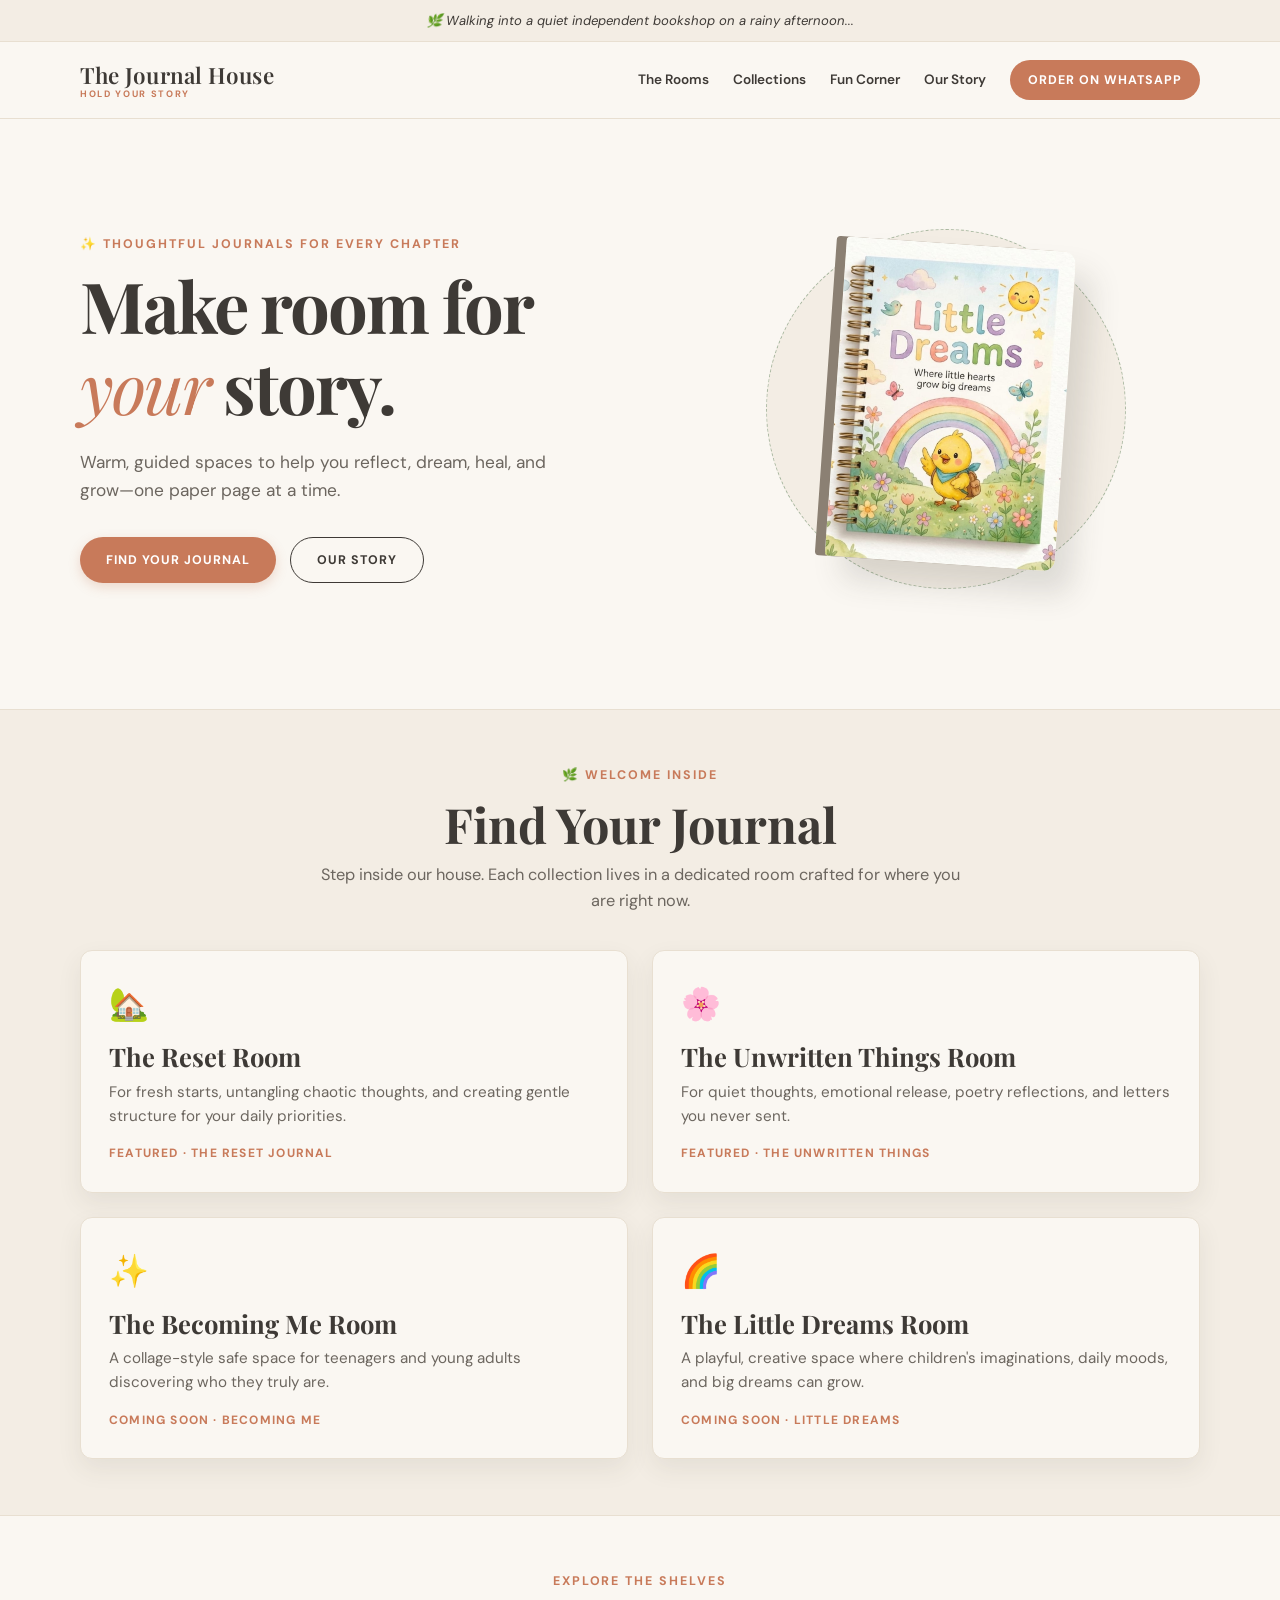
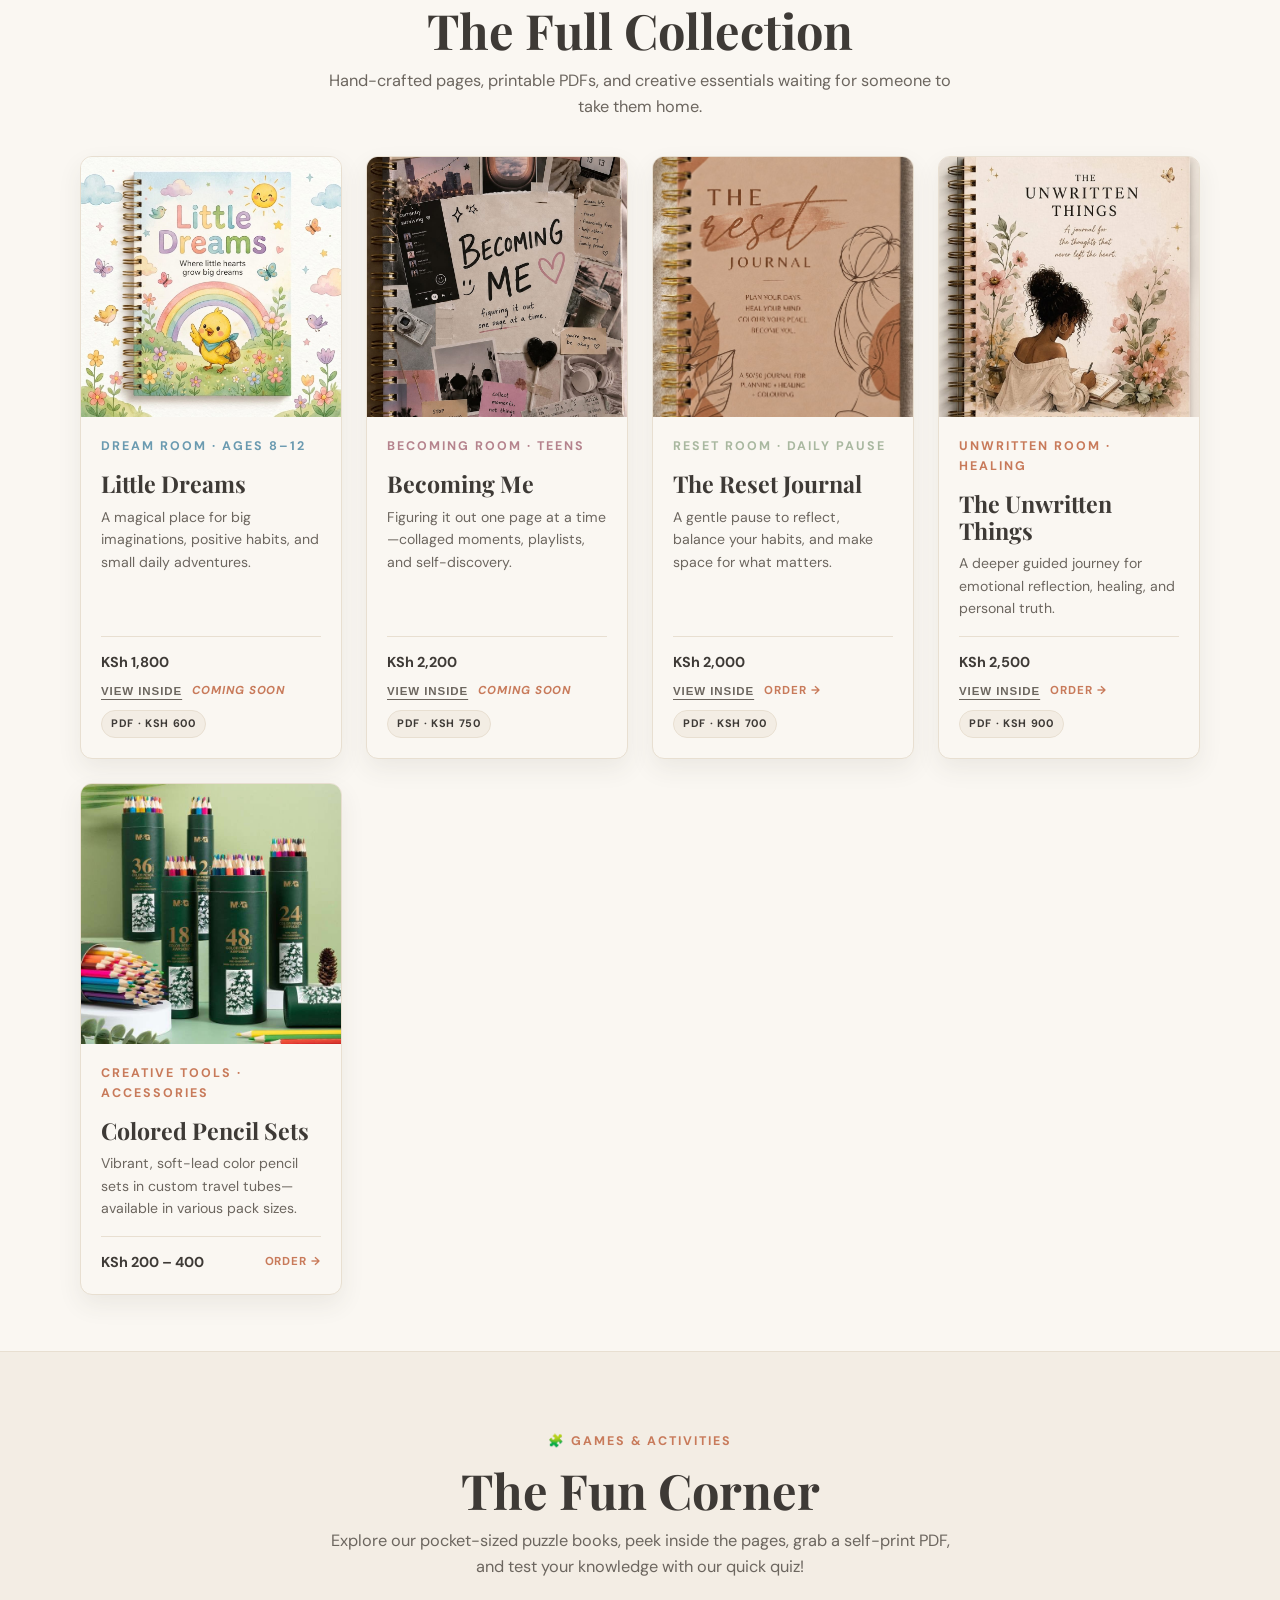
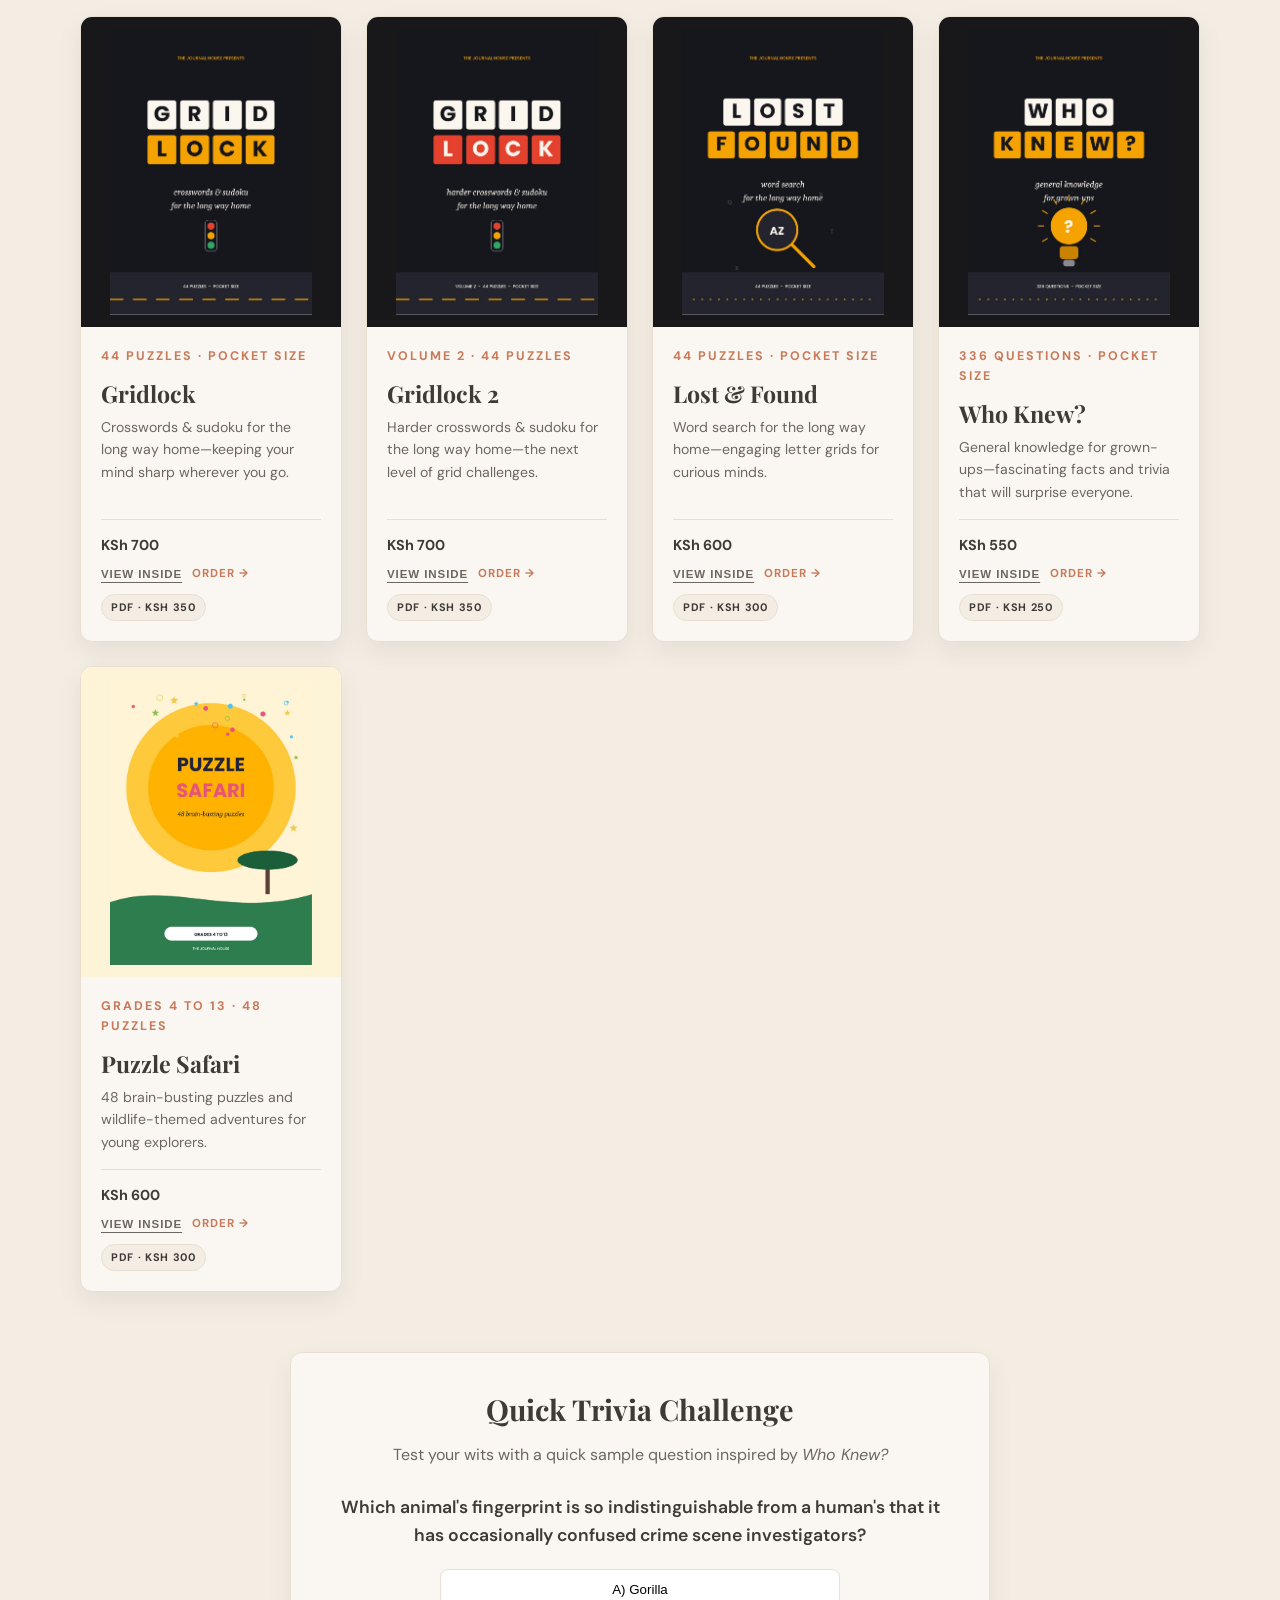
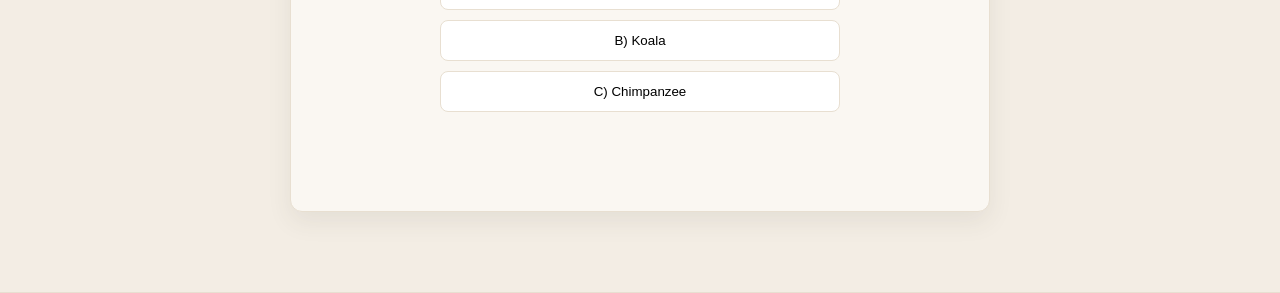
<file: index.html>
<!doctype html>
<html lang="en">
<head>
  <meta charset="utf-8">
  <meta name="viewport" content="width=device-width, initial-scale=1">
  <meta name="description" content="The Journal House — a quiet space for your thoughts, dreams, and healing.">
  <title>The Journal House | Every story deserves a home</title>
  <link rel="preconnect" href="https://fonts.googleapis.com">
  <link rel="preconnect" href="https://fonts.gstatic.com" crossorigin>
  <link href="https://fonts.googleapis.com/css2?family=DM+Sans:wght@400;500;600;700&family=Playfair+Display:ital,wght@0,500;0,600;0,700;1,400;1,500;1,600&display=swap" rel="stylesheet">
  <style>
    :root { 
      --bg-ivory: #FAF7F2; 
      --bg-linen: #F3EDE4; 
      --charcoal: #3E3A36; 
      --terracotta: #C87A5A; 
      --terracotta-hover: #b06547;
      --sage: #A9B8A0; 
      --dusty-rose: #D7B4B2; 
      --border-line: #E8DFD1; 
      --text-muted: #6C665F; 
      --card-shadow: 0 10px 25px rgba(62, 58, 54, 0.08);
    }

    * { box-sizing: border-box; }
    html { scroll-behavior: smooth; }
    body { 
      margin: 0; 
      color: var(--charcoal); 
      background: var(--bg-ivory); 
      font-family: "DM Sans", sans-serif; 
      line-height: 1.6; 
    }
    a { color: inherit; }
    .wrap { width: min(1120px, calc(100% - 40px)); margin: auto; }
    .eyebrow { 
      margin: 0 0 10px; 
      color: var(--terracotta); 
      font-size: .78rem; 
      font-weight: 700; 
      letter-spacing: .16em; 
      text-transform: uppercase; 
    }
    h1, h2, h3 { font-family: "Playfair Display", serif; line-height: 1.15; margin: 0; color: var(--charcoal); }

    /* Top Announcement Bar */
    .topbar { 
      background: var(--bg-linen); 
      color: var(--charcoal); 
      text-align: center; 
      padding: 10px 20px; 
      font-size: .82rem; 
      border-bottom: 1px solid var(--border-line);
      font-style: italic;
    }

    /* Navigation */
    header { 
      position: sticky; 
      z-index: 10; 
      top: 0; 
      border-bottom: 1px solid var(--border-line); 
      background: rgba(250, 247, 242, 0.95); 
      backdrop-filter: blur(10px); 
    }
    .nav { height: 76px; display: flex; justify-content: space-between; align-items: center; gap: 20px; }
    .brand { text-decoration: none; font: 600 1.4rem "Playfair Display", serif; letter-spacing: .01em; color: var(--charcoal); }
    .brand small { display: block; margin-top: -2px; color: var(--terracotta); font: 700 .58rem "DM Sans", sans-serif; letter-spacing: .18em; text-transform: uppercase; }
    nav { display: flex; align-items: center; gap: 24px; }
    nav a { font-size: .85rem; font-weight: 600; text-decoration: none; color: var(--charcoal); }
    
    /* Buttons */
    .nav-order, .button { 
      display: inline-flex; 
      justify-content: center; 
      align-items: center; 
      min-height: 46px; 
      border: 0; 
      border-radius: 24px;
      cursor: pointer; 
      text-decoration: none; 
      font: 700 .78rem "DM Sans", sans-serif; 
      letter-spacing: .08em; 
      text-transform: uppercase; 
      transition: all .25s ease; 
    }
    .nav-order { min-height: 40px; padding: 0 18px; background: var(--terracotta); color: white; }
    .button { padding: 0 26px; background: var(--terracotta); color: white; box-shadow: 0 4px 12px rgba(200, 122, 90, 0.25); }
    .button:hover, .nav-order:hover { transform: translateY(-2px); background: var(--charcoal); color: white; }
    .button.light { background: transparent; border: 1px solid var(--charcoal); color: var(--charcoal); box-shadow: none; }
    .button.light:hover { background: var(--charcoal); color: white; }
    
    /* Hero Section */
    .hero { overflow: hidden; background: var(--bg-ivory); position: relative; padding: 40px 0 50px; }
    .hero-grid { min-height: 500px; display: grid; grid-template-columns: 1.05fr .95fr; align-items: center; gap: 50px; }
    .hero h1 { max-width: 630px; font-size: clamp(2.8rem, 5.5vw, 4.8rem); letter-spacing: -.03em; }
    .hero h1 em { color: var(--terracotta); font-style: italic; font-weight: 400; }
    .hero .lead { max-width: 480px; margin: 22px 0 32px; color: var(--text-muted); font-size: 1.08rem; }
    .hero-actions { display: flex; flex-wrap: wrap; gap: 14px; }
    
    .hero-art { position: relative; height: 420px; perspective: 1000px; }
    .circle { position: absolute; width: 360px; height: 360px; top: 30px; left: 50%; transform: translateX(-50%); background: var(--bg-linen); border-radius: 50%; border: 1px dashed var(--sage); }
    
    /* Flipping Book Showcase */
    .journal-flip-container {
      position: absolute;
      top: 45px;
      left: 50%;
      width: 230px;
      height: 320px;
      transform: translateX(-48%) rotate(4deg);
      cursor: pointer;
    }
    .journal-card {
      position: absolute;
      inset: 0;
      border-radius: 4px 12px 12px 4px;
      box-shadow: -10px 0 #8b8073, 18px 22px 30px rgba(62,58,54,0.15);
      overflow: hidden;
      opacity: 0;
      transform: scale(0.95) translateY(10px);
      transition: all 0.6s cubic-bezier(0.4, 0, 0.2, 1);
      background: var(--bg-linen);
    }
    .journal-card.active { opacity: 1; transform: scale(1) translateY(0); z-index: 2; }
    .journal-card img { width: 100%; height: 100%; object-fit: cover; }
    
    /* Sections General */
    section { padding: 56px 0; }
    .intro { max-width: 650px; margin: 0 auto 36px; text-align: center; }
    .intro h2 { font-size: clamp(2.2rem, 3.8vw, 3.2rem); }
    .intro p:last-child { margin: 10px auto 0; color: var(--text-muted); font-size: 1.02rem; }

    /* Find Your Journal (Rooms) */
    .find-your-journal { background: var(--bg-linen); border-top: 1px solid var(--border-line); border-bottom: 1px solid var(--border-line); }
    .house-rooms-grid { display: grid; grid-template-columns: repeat(2, 1fr); gap: 24px; margin-top: 24px; }
    .room-card { 
      background: var(--bg-ivory); 
      padding: 28px; 
      border-radius: 12px; 
      border: 1px solid var(--border-line); 
      box-shadow: var(--card-shadow);
      transition: transform .3s ease;
      display: flex;
      flex-direction: column;
      justify-content: space-between;
    }
    .room-card:hover { transform: translateY(-4px); }
    .room-icon { font-size: 2rem; margin-bottom: 12px; display: block; }
    .room-card h3 { font-size: 1.6rem; margin-bottom: 8px; }
    .room-card p { color: var(--text-muted); font-size: .95rem; margin: 0 0 16px; }
    .room-tag { font-size: .75rem; font-weight: 700; letter-spacing: .1em; text-transform: uppercase; color: var(--terracotta); }

    /* Collections Section */
    .collections { background: var(--bg-ivory); }
    .products { 
      display: grid; 
      grid-template-columns: repeat(auto-fit, minmax(250px, 1fr)); 
      gap: 24px; 
    }
    .product { 
      overflow: hidden; 
      border: 1px solid var(--border-line); 
      border-radius: 12px;
      background: var(--bg-ivory); 
      display: flex; 
      flex-direction: column; 
      box-shadow: var(--card-shadow);
      transition: transform .3s ease, box-shadow .3s ease;
    }
    .product:hover { transform: translateY(-5px); box-shadow: 0 15px 30px rgba(62,58,54,0.12); }
    .product-image { height: 260px; overflow: hidden; background: var(--bg-linen); position: relative; }
    .product-image img { width: 100%; height: 100%; object-fit: cover; transition: transform .5s; }
    .product:hover img { transform: scale(1.04); }

    /* Fun Corner Cover Styling */
    .fun-corner-cover {
      height: 310px;
      background: #18181B;
      padding: 12px;
      display: flex;
      align-items: center;
      justify-content: center;
    }
    .fun-corner-cover.safari-bg {
      background: #FDF3D7;
    }
    .fun-corner-cover img {
      width: 100%;
      height: 100%;
      object-fit: contain;
    }

    .product-copy { padding: 20px; flex-grow: 1; display: flex; flex-direction: column; }
    .product h3 { margin-top: 4px; font-size: 1.45rem; }
    .product p { min-height: 42px; margin: 8px 0 16px; color: var(--text-muted); font-size: .88rem; }
    .product-footer { display: flex; justify-content: space-between; align-items: center; flex-wrap: wrap; gap: 8px; padding-top: 14px; border-top: 1px solid var(--border-line); margin-top: auto; }
    .price { font-weight: 700; font-size: .9rem; color: var(--charcoal); }
    .actions-group { display: flex; flex-wrap: wrap; gap: 10px; align-items: center; }
    .preview-btn { background: none; border: none; color: var(--text-muted); font-size: .72rem; font-weight: 700; letter-spacing: .08em; text-transform: uppercase; cursor: pointer; padding: 0; text-decoration: underline; text-underline-offset: 4px; }
    .preview-btn:hover { color: var(--terracotta); }
    .text-link { color: var(--terracotta); font-size: .72rem; font-weight: 700; letter-spacing: .08em; text-decoration: none; text-transform: uppercase; }
    .text-link:hover { text-decoration: underline; text-underline-offset: 3px; }
    .pdf-link {
      display: inline-flex;
      align-items: center;
      padding: 4px 9px;
      border-radius: 999px;
      background: var(--bg-linen);
      border: 1px solid var(--border-line);
      color: var(--charcoal);
      font-size: .68rem;
      font-weight: 700;
      letter-spacing: .06em;
      text-decoration: none;
      text-transform: uppercase;
      transition: all .2s ease;
    }
    .pdf-link:hover {
      background: var(--charcoal);
      border-color: var(--charcoal);
      color: #fff;
    }
    
    .coming-soon-text { color: var(--terracotta); font-size: .72rem; font-weight: 700; letter-spacing: .08em; text-transform: uppercase; font-style: italic; }
    .button.disabled { background: var(--border-line); color: var(--text-muted); cursor: not-allowed; box-shadow: none; }

    /* Modals */
    .modal { display: none; position: fixed; z-index: 100; inset: 0; background: rgba(62,58,54,0.75); backdrop-filter: blur(5px); justify-content: center; align-items: center; padding: 20px; }
    .modal.active { display: flex; }
    .modal-content { background: var(--bg-ivory); width: min(780px, 100%); max-height: 90vh; overflow-y: auto; border-radius: 12px; padding: 36px; position: relative; box-shadow: 0 25px 50px rgba(0,0,0,0.25); border: 1px solid var(--border-line); }
    .close-modal { position: absolute; top: 20px; right: 20px; background: none; border: none; font-size: 1.6rem; cursor: pointer; color: var(--charcoal); }
    .preview-header { margin-bottom: 20px; }
    .preview-header h3 { font-size: 2.1rem; }
    .preview-body { display: grid; grid-template-columns: 1.1fr 0.9fr; gap: 26px; align-items: center; }
    .preview-page-img { width: 100%; max-height: 480px; object-fit: contain; border: 1px solid var(--border-line); border-radius: 8px; background: var(--bg-linen); }
    .preview-details p { color: var(--text-muted); font-size: .95rem; margin-bottom: 22px; }
    .modal-actions { display: flex; flex-wrap: wrap; gap: 12px; align-items: center; }

    /* Full-width "What's Inside" Sheet Modal for Fun Corner */
    .preview-body-sheet { display: flex; flex-direction: column; gap: 20px; align-items: center; text-align: center; }
    .preview-sheet-img { width: 100%; max-height: 62vh; object-fit: contain; border-radius: 8px; border: 1px solid var(--border-line); }

    /* Story Section */
    .about-grid { display: grid; grid-template-columns: 1fr 1fr; align-items: center; gap: 50px; }
    .quote { font: italic clamp(1.5rem, 2.5vw, 2.2rem)/1.35 "Playfair Display", serif; color: var(--charcoal); }
    .about-copy { color: var(--text-muted); }
    .about-copy p { margin: 0 0 16px; }

    /* Mailing List Section */
    .join { padding: 60px 0; background: var(--bg-linen); border-top: 1px solid var(--border-line); }
    .join-grid { display: grid; grid-template-columns: 1fr auto; gap: 40px; align-items: center; }
    .join h2 { font-size: clamp(2.2rem, 3.8vw, 3.2rem); }
    .join p:not(.eyebrow) { margin: 10px 0 0; color: var(--text-muted); }
    .signup { display: flex; width: min(100%, 440px); border-bottom: 1.5px solid var(--charcoal); }
    .signup input { width: 100%; border: 0; outline: 0; background: transparent; padding: 12px 5px; font: inherit; color: var(--charcoal); }
    .signup button { border: 0; background: transparent; color: var(--terracotta); cursor: pointer; font: 700 .75rem "DM Sans", sans-serif; letter-spacing: .1em; text-transform: uppercase; }

    /* Footer */
    footer { padding: 40px 0 30px; background: var(--charcoal); color: var(--bg-linen); font-size: .85rem; }
    .foot { display: flex; justify-content: space-between; gap: 20px; align-items: center; }
    .foot strong { color: #fff; font-family: "Playfair Display", serif; font-size: 1.25rem; display: block; }
    .foot-quote { font-style: italic; color: var(--sage); margin-top: 4px; font-size: .88rem; }
    .foot a { color: var(--bg-linen); text-decoration: underline; text-underline-offset: 3px; }

    @media (max-width: 1024px) { 
      .house-rooms-grid { grid-template-columns: 1fr 1fr; }
    }
    @media (max-width: 760px) { 
      nav a:not(.nav-order) { display: none; } 
      .nav { height: 68px; } 
      .hero-grid, .about-grid, .join-grid, .house-rooms-grid { grid-template-columns: 1fr; gap: 24px; } 
      .hero-grid { padding: 30px 0 20px; } 
      .hero-art { height: 330px; } 
      .circle { width: 280px; height: 280px; } 
      .journal-flip-container { transform: translateX(-48%) rotate(4deg) scale(.85); transform-origin: top center; } 
      section { padding: 44px 0; } 
      .foot { flex-direction: column; align-items: flex-start; } 
      .preview-body { grid-template-columns: 1fr; }
      .modal-content { padding: 24px; }
    }
  </style>
</head>
<body>
  <div class="topbar">🌿 Walking into a quiet independent bookshop on a rainy afternoon...</div>
  
  <header>
    <div class="wrap nav">
      <a class="brand" href="#">The Journal House<small>Hold your story</small></a>
      <nav>
        <a href="#find-your-journal">The Rooms</a>
        <a href="#collections">Collections</a>
        <a href="#fun-corner">Fun Corner</a>
        <a href="#our-story">Our Story</a>
        <a class="nav-order" href="https://wa.me/254748796945?text=Hello%20The%20Journal%20House%2C%20I%27d%20like%20to%20place%20an%20order." target="_blank" rel="noopener">Order on WhatsApp</a>
      </nav>
    </div>
  </header>

  <main id="top">
    <!-- Hero Section -->
    <section class="hero">
      <div class="wrap hero-grid">
        <div>
          <p class="eyebrow">✨ Thoughtful Journals For Every Chapter</p>
          <h1>Make room for <em>your</em> story.</h1>
          <p class="lead">Warm, guided spaces to help you reflect, dream, heal, and grow—one paper page at a time.</p>
          <div class="hero-actions">
            <a class="button" href="#find-your-journal">Find Your Journal</a>
            <a class="button light" href="#our-story">Our Story</a>
          </div>
        </div>
        <div class="hero-art" aria-label="Interactive Journal Showcase">
          <div class="circle"></div>
          <div class="journal-flip-container" onclick="nextHeroJournal()" title="Click to flip cover">
            <div class="journal-card active">
              <img src="733364.jpg" alt="Little Dreams Journal Cover">
            </div>
            <div class="journal-card">
              <img src="746750.jpg" alt="Becoming Me Journal Cover">
            </div>
            <div class="journal-card">
              <img src="673801.png" alt="The Reset Journal Cover">
            </div>
          </div>
        </div>
      </div>
    </section>

    <!-- Find Your Journal (House Rooms Concept) -->
    <section id="find-your-journal" class="find-your-journal">
      <div class="wrap">
        <div class="intro">
          <p class="eyebrow">🌿 Welcome Inside</p>
          <h2>Find Your Journal</h2>
          <p>Step inside our house. Each collection lives in a dedicated room crafted for where you are right now.</p>
        </div>
        <div class="house-rooms-grid">
          
          <div class="room-card">
            <div>
              <span class="room-icon">🏡</span>
              <h3>The Reset Room</h3>
              <p>For fresh starts, untangling chaotic thoughts, and creating gentle structure for your daily priorities.</p>
            </div>
            <span class="room-tag">Featured · The Reset Journal</span>
          </div>

          <div class="room-card">
            <div>
              <span class="room-icon">🌸</span>
              <h3>The Unwritten Things Room</h3>
              <p>For quiet thoughts, emotional release, poetry reflections, and letters you never sent.</p>
            </div>
            <span class="room-tag">Featured · The Unwritten Things</span>
          </div>

          <div class="room-card">
            <div>
              <span class="room-icon">✨</span>
              <h3>The Becoming Me Room</h3>
              <p>A collage-style safe space for teenagers and young adults discovering who they truly are.</p>
            </div>
            <span class="room-tag">Coming Soon · Becoming Me</span>
          </div>

          <div class="room-card">
            <div>
              <span class="room-icon">🌈</span>
              <h3>The Little Dreams Room</h3>
              <p>A playful, creative space where children's imaginations, daily moods, and big dreams can grow.</p>
            </div>
            <span class="room-tag">Coming Soon · Little Dreams</span>
          </div>

        </div>
      </div>
    </section>

    <!-- Product Collections -->
    <section id="collections" class="collections">
      <div class="wrap">
        <div class="intro">
          <p class="eyebrow">Explore The Shelves</p>
          <h2>The Full Collection</h2>
          <p>Hand-crafted pages, printable PDFs, and creative essentials waiting for someone to take them home.</p>
        </div>
        <div class="products">
          
          <!-- Product 1: Little Dreams -->
          <article class="product">
            <div class="product-image">
              <img src="733364.jpg" alt="Little Dreams Journal Cover">
            </div>
            <div class="product-copy">
              <span class="eyebrow" style="color:#6A9AB0;">Dream Room · Ages 8–12</span>
              <h3>Little Dreams</h3>
              <p>A magical place for big imaginations, positive habits, and small daily adventures.</p>
              <div class="product-footer">
                <span class="price">KSh 1,800</span>
                <div class="actions-group">
                  <button class="preview-btn" onclick="openModal('modal-dreams')">View Inside</button>
                  <span class="coming-soon-text">Coming Soon</span>
                  <a class="pdf-link" href="https://wa.me/254748796945?text=Hello%20The%20Journal%20House%2C%20I%27d%20like%20to%20get%20the%20PDF%20%28self-print%29%20of%20Little%20Dreams." target="_blank" rel="noopener">PDF · KSh 600</a>
                </div>
              </div>
            </div>
          </article>

          <!-- Product 2: Becoming Me -->
          <article class="product">
            <div class="product-image">
              <img src="746750.jpg" alt="Becoming Me Journal Cover">
            </div>
            <div class="product-copy">
              <span class="eyebrow" style="color:#B5838D;">Becoming Room · Teens</span>
              <h3>Becoming Me</h3>
              <p>Figuring it out one page at a time—collaged moments, playlists, and self-discovery.</p>
              <div class="product-footer">
                <span class="price">KSh 2,200</span>
                <div class="actions-group">
                  <button class="preview-btn" onclick="openModal('modal-becoming')">View Inside</button>
                  <span class="coming-soon-text">Coming Soon</span>
                  <a class="pdf-link" href="https://wa.me/254748796945?text=Hello%20The%20Journal%20House%2C%20I%27d%20like%20to%20get%20the%20PDF%20%28self-print%29%20of%20Becoming%20Me." target="_blank" rel="noopener">PDF · KSh 750</a>
                </div>
              </div>
            </div>
          </article>

          <!-- Product 3: The Reset Journal -->
          <article class="product">
            <div class="product-image">
              <img src="673801.png" alt="The Reset Journal Cover">
            </div>
            <div class="product-copy">
              <span class="eyebrow" style="color:var(--sage);">Reset Room · Daily Pause</span>
              <h3>The Reset Journal</h3>
              <p>A gentle pause to reflect, balance your habits, and make space for what matters.</p>
              <div class="product-footer">
                <span class="price">KSh 2,000</span>
                <div class="actions-group">
                  <button class="preview-btn" onclick="openModal('modal-reset')">View Inside</button>
                  <a class="text-link" href="https://wa.me/254748796945?text=Hello%20The%20Journal%20House%2C%20I%27d%20like%20to%20order%20The%20Reset%20Journal%20%28Physical%29." target="_blank" rel="noopener">Order →</a>
                  <a class="pdf-link" href="https://wa.me/254748796945?text=Hello%20The%20Journal%20House%2C%20I%27d%20like%20to%20get%20the%20PDF%20%28self-print%29%20of%20The%20Reset%20Journal." target="_blank" rel="noopener">PDF · KSh 700</a>
                </div>
              </div>
            </div>
          </article>

          <!-- Product 4: The Unwritten Things -->
          <article class="product">
            <div class="product-image">
              <img src="660230.jpeg" alt="The Unwritten Things Journal Cover">
            </div>
            <div class="product-copy">
              <span class="eyebrow" style="color:var(--terracotta);">Unwritten Room · Healing</span>
              <h3>The Unwritten Things</h3>
              <p>A deeper guided journey for emotional reflection, healing, and personal truth.</p>
              <div class="product-footer">
                <span class="price">KSh 2,500</span>
                <div class="actions-group">
                  <button class="preview-btn" onclick="openModal('modal-unwritten')">View Inside</button>
                  <a class="text-link" href="https://wa.me/254748796945?text=Hello%20The%20Journal%20House%2C%20I%27d%20like%20to%20order%20The%20Unwritten%20Things%20journal%20%28Physical%29." target="_blank" rel="noopener">Order →</a>
                  <a class="pdf-link" href="https://wa.me/254748796945?text=Hello%20The%20Journal%20House%2C%20I%27d%20like%20to%20get%20the%20PDF%20%28self-print%29%20of%20The%20Unwritten%20Things." target="_blank" rel="noopener">PDF · KSh 900</a>
                </div>
              </div>
            </div>
          </article>

          <!-- Product 5: Premium Color Pencils -->
          <article class="product">
            <div class="product-image">
              <img src="747805.jpg" alt="M&G Colored Pencils Tube Set">
            </div>
            <div class="product-copy">
              <span class="eyebrow" style="color:var(--terracotta);">Creative Tools · Accessories</span>
              <h3>Colored Pencil Sets</h3>
              <p>Vibrant, soft-lead color pencil sets in custom travel tubes—available in various pack sizes.</p>
              <div class="product-footer">
                <span class="price">KSh 200 – 400</span>
                <div class="actions-group">
                  <a class="text-link" href="https://wa.me/254748796945?text=Hello%20The%20Journal%20House%2C%20I%27d%20like%20to%20order%20Colored%20Pencils." target="_blank" rel="noopener">Order →</a>
                </div>
              </div>
            </div>
          </article>

        </div>
      </div>
    </section>

    <!-- Fun Corner Section -->
    <section id="fun-corner" style="background-color: var(--bg-linen); border-top: 1px solid var(--border-line); border-bottom: 1px solid var(--border-line); padding: 80px 0;">
      <div class="wrap">
        <div class="intro">
          <p class="eyebrow">🧩 Games & Activities</p>
          <h2>The Fun Corner</h2>
          <p>Explore our pocket-sized puzzle books, peek inside the pages, grab a self-print PDF, and test your knowledge with our quick quiz!</p>
        </div>

        <!-- Books Grid -->
        <div class="products" style="margin-bottom: 60px;">
          
          <!-- Gridlock -->
          <article class="product">
            <div class="product-image fun-corner-cover">
              <img src="932644.png" alt="Gridlock Cover">
            </div>
            <div class="product-copy">
              <span class="eyebrow" style="color:var(--terracotta);">44 Puzzles · Pocket Size</span>
              <h3>Gridlock</h3>
              <p>Crosswords & sudoku for the long way home—keeping your mind sharp wherever you go.</p>
              <div class="product-footer">
                <span class="price">KSh 700</span>
                <div class="actions-group">
                  <button class="preview-btn" onclick="openModal('modal-gridlock')">View Inside</button>
                  <a class="text-link" href="https://wa.me/254748796945?text=Hello%20The%20Journal%20House%2C%20I%27d%20like%20to%20order%20Gridlock%20%28Physical%29." target="_blank" rel="noopener">Order →</a>
                  <a class="pdf-link" href="https://wa.me/254748796945?text=Hello%20The%20Journal%20House%2C%20I%27d%20like%20to%20get%20the%20PDF%20%28self-print%29%20of%20Gridlock." target="_blank" rel="noopener">PDF · KSh 350</a>
                </div>
              </div>
            </div>
          </article>

          <!-- Gridlock 2 -->
          <article class="product">
            <div class="product-image fun-corner-cover">
              <img src="932643.png" alt="Gridlock 2 Cover">
            </div>
            <div class="product-copy">
              <span class="eyebrow" style="color:var(--terracotta);">Volume 2 · 44 Puzzles</span>
              <h3>Gridlock 2</h3>
              <p>Harder crosswords & sudoku for the long way home—the next level of grid challenges.</p>
              <div class="product-footer">
                <span class="price">KSh 700</span>
                <div class="actions-group">
                  <button class="preview-btn" onclick="openModal('modal-gridlock-2')">View Inside</button>
                  <a class="text-link" href="https://wa.me/254748796945?text=Hello%20The%20Journal%20House%2C%20I%27d%20like%20to%20order%20Gridlock%202%20%28Physical%29." target="_blank" rel="noopener">Order →</a>
                  <a class="pdf-link" href="https://wa.me/254748796945?text=Hello%20The%20Journal%20House%2C%20I%27d%20like%20to%20get%20the%20PDF%20%28self-print%29%20of%20Gridlock%202." target="_blank" rel="noopener">PDF · KSh 350</a>
                </div>
              </div>
            </div>
          </article>

          <!-- Lost & Found -->
          <article class="product">
            <div class="product-image fun-corner-cover">
              <img src="932642.png" alt="Lost & Found Cover">
            </div>
            <div class="product-copy">
              <span class="eyebrow" style="color:var(--terracotta);">44 Puzzles · Pocket Size</span>
              <h3>Lost & Found</h3>
              <p>Word search for the long way home—engaging letter grids for curious minds.</p>
              <div class="product-footer">
                <span class="price">KSh 600</span>
                <div class="actions-group">
                  <button class="preview-btn" onclick="openModal('modal-lost-found')">View Inside</button>
                  <a class="text-link" href="https://wa.me/254748796945?text=Hello%20The%20Journal%20House%2C%20I%27d%20like%20to%20order%20Lost%20%26%20Found%20%28Physical%29." target="_blank" rel="noopener">Order →</a>
                  <a class="pdf-link" href="https://wa.me/254748796945?text=Hello%20The%20Journal%20House%2C%20I%27d%20like%20to%20get%20the%20PDF%20%28self-print%29%20of%20Lost%20%26%20Found." target="_blank" rel="noopener">PDF · KSh 300</a>
                </div>
              </div>
            </div>
          </article>

          <!-- Who Knew? -->
          <article class="product">
            <div class="product-image fun-corner-cover">
              <img src="932639.png" alt="Who Knew? Cover">
            </div>
            <div class="product-copy">
              <span class="eyebrow" style="color:var(--terracotta);">336 Questions · Pocket Size</span>
              <h3>Who Knew?</h3>
              <p>General knowledge for grown-ups—fascinating facts and trivia that will surprise everyone.</p>
              <div class="product-footer">
                <span class="price">KSh 550</span>
                <div class="actions-group">
                  <button class="preview-btn" onclick="openModal('modal-who-knew')">View Inside</button>
                  <a class="text-link" href="https://wa.me/254748796945?text=Hello%20The%20Journal%20House%2C%20I%27d%20like%20to%20order%20Who%20Knew%3F%20%28Physical%29." target="_blank" rel="noopener">Order →</a>
                  <a class="pdf-link" href="https://wa.me/254748796945?text=Hello%20The%20Journal%20House%2C%20I%27d%20like%20to%20get%20the%20PDF%20%28self-print%29%20of%20Who%20Knew%3F." target="_blank" rel="noopener">PDF · KSh 250</a>
                </div>
              </div>
            </div>
          </article>

          <!-- Puzzle Safari -->
          <article class="product">
            <div class="product-image fun-corner-cover safari-bg">
              <img src="932641.png" alt="Puzzle Safari Cover">
            </div>
            <div class="product-copy">
              <span class="eyebrow" style="color:var(--terracotta);">Grades 4 to 13 · 48 Puzzles</span>
              <h3>Puzzle Safari</h3>
              <p>48 brain-busting puzzles and wildlife-themed adventures for young explorers.</p>
              <div class="product-footer">
                <span class="price">KSh 600</span>
                <div class="actions-group">
                  <button class="preview-btn" onclick="openModal('modal-puzzle-safari')">View Inside</button>
                  <a class="text-link" href="https://wa.me/254748796945?text=Hello%20The%20Journal%20House%2C%20I%27d%20like%20to%20order%20Puzzle%20Safari%20%28Physical%29." target="_blank" rel="noopener">Order →</a>
                  <a class="pdf-link" href="https://wa.me/254748796945?text=Hello%20The%20Journal%20House%2C%20I%27d%20like%20to%20get%20the%20PDF%20%28self-print%29%20of%20Puzzle%20Safari." target="_blank" rel="noopener">PDF · KSh 300</a>
                </div>
              </div>
            </div>
          </article>

        </div>

        <!-- Interactive Quiz Box -->
        <div style="background: var(--bg-ivory); border: 1px solid var(--border-line); border-radius: 12px; padding: 40px; max-width: 700px; margin: 0 auto; box-shadow: var(--card-shadow); text-align: center;">
          <h3 style="font-family: 'Playfair Display', serif; font-size: 1.8rem; margin-bottom: 10px;">Quick Trivia Challenge</h3>
          <p style="color: var(--text-muted); margin-bottom: 25px;">Test your wits with a quick sample question inspired by <em>Who Knew?</em></p>
          
          <div id="quiz-container">
            <p id="quiz-question" style="font-weight: 600; font-size: 1.1rem; margin-bottom: 20px;">Which animal's fingerprint is so indistinguishable from a human's that it has occasionally confused crime scene investigators?</p>
            <div style="display: flex; flex-direction: column; gap: 10px; max-width: 400px; margin: 0 auto 20px;">
              <button onclick="checkAnswer(false)" class="quiz-btn" style="padding: 12px; border: 1px solid var(--border-line); background: #fff; border-radius: 8px; cursor: pointer; font-weight: 500;">A) Gorilla</button>
              <button onclick="checkAnswer(true)" class="quiz-btn" style="padding: 12px; border: 1px solid var(--border-line); background: #fff; border-radius: 8px; cursor: pointer; font-weight: 500;">B) Koala</button>
              <button onclick="checkAnswer(false)" class="quiz-btn" style="padding: 12px; border: 1px solid var(--border-line); background: #fff; border-radius: 8px; cursor: pointer; font-weight: 500;">C) Chimpanzee</button>
            </div>
            <p id="quiz-result" style="font-weight: 700; min-height: 24px; margin-bottom: 15px;"></p>
            <div id="quiz-next" style="display: none;">
              <a class="button" href="https://wa.me/254748796945?text=Hello%20The%20Journal%20House%2C%20I%27d%20like%20to%20order%20Who%20Knew%3F%20after%20playing%20the%20quiz." target="_blank" rel="noopener">Order 'Who Knew?' Now →</a>
            </div>
          </div>
        </div>

      </div>
    </section>

    <!-- Journal Preview Modals -->
    <div id="modal-dreams" class="modal">
      <div class="modal-content">
        <button class="close-modal" onclick="closeModal('modal-dreams')">&times;</button>
        <div class="preview-header">
          <span class="eyebrow" style="color:#6A9AB0;">Inside Preview · Ages 8–12</span>
          <h3>Little Dreams Journal</h3>
        </div>
        <div class="preview-body">
          <img class="preview-page-img" src="littledreams-preview.png" alt="Little Dreams Interior Page Preview">
          <div class="preview-details">
            <p>Packed with playful activities, color-by-numbers, word searches, daily mood check-ins, and creative drawing prompts designed to inspire young dreamers.</p>
            <div class="modal-actions">
              <button class="button disabled" disabled>Physical Coming Soon</button>
              <a class="button light" href="https://wa.me/254748796945?text=Hello%20The%20Journal%20House%2C%20I%27d%20like%20to%20get%20the%20PDF%20%28self-print%29%20of%20Little%20Dreams%20%28KSh%20600%29." target="_blank" rel="noopener">Get PDF · KSh 600</a>
            </div>
          </div>
        </div>
      </div>
    </div>

    <div id="modal-becoming" class="modal">
      <div class="modal-content">
        <button class="close-modal" onclick="closeModal('modal-becoming')">&times;</button>
        <div class="preview-header">
          <span class="eyebrow" style="color:#B5838D;">Inside Preview · Becoming Room</span>
          <h3>Becoming Me Journal</h3>
        </div>
        <div class="preview-body">
          <img class="preview-page-img" src="becoming-preview.png" alt="Becoming Me Interior Page Preview">
          <div class="preview-details">
            <p>Filled with aesthetic mood boards, monthly playlists, habit trackers, and open reflection spaces designed to help you document your growth journey.</p>
            <div class="modal-actions">
              <button class="button disabled" disabled>Physical Coming Soon</button>
              <a class="button light" href="https://wa.me/254748796945?text=Hello%20The%20Journal%20House%2C%20I%27d%20like%20to%20get%20the%20PDF%20%28self-print%29%20of%20Becoming%20Me%20%28KSh%20750%29." target="_blank" rel="noopener">Get PDF · KSh 750</a>
            </div>
          </div>
        </div>
      </div>
    </div>

    <div id="modal-reset" class="modal">
      <div class="modal-content">
        <button class="close-modal" onclick="closeModal('modal-reset')">&times;</button>
        <div class="preview-header">
          <span class="eyebrow" style="color:var(--sage);">Inside Preview · Reset Room</span>
          <h3>The Reset Journal</h3>
        </div>
        <div class="preview-body">
          <img class="preview-page-img" src="reset-preview.jpg" alt="The Reset Journal Interior Page Preview">
          <div class="preview-details">
            <p>Includes weekly reset structures, daily check-ins, coloring pages, and financial tracking layouts to help you slow down and focus on essential priorities.</p>
            <div class="modal-actions">
              <a class="button" href="https://wa.me/254748796945?text=Hello%20The%20Journal%20House%2C%20I%27d%20like%20to%20order%20The%20Reset%20Journal%20%28Physical%29." target="_blank" rel="noopener">Order Physical · KSh 2,000</a>
              <a class="button light" href="https://wa.me/254748796945?text=Hello%20The%20Journal%20House%2C%20I%27d%20like%20to%20get%20the%20PDF%20%28self-print%29%20of%20The%20Reset%20Journal%20%28KSh%20700%29." target="_blank" rel="noopener">Get PDF · KSh 700</a>
            </div>
          </div>
        </div>
      </div>
    </div>

    <div id="modal-unwritten" class="modal">
      <div class="modal-content">
        <button class="close-modal" onclick="closeModal('modal-unwritten')">&times;</button>
        <div class="preview-header">
          <span class="eyebrow" style="color:var(--terracotta);">Inside Preview · Unwritten Room</span>
          <h3>The Unwritten Things</h3>
        </div>
        <div class="preview-body">
          <img class="preview-page-img" src="unwritten-preview.jpg" alt="The Unwritten Things Interior Page Preview">
          <div class="preview-details">
            <p>Features deep poetry reflections, 'Letters Never Sent' writing prompts, personal check-ins, and gentle spaces created for emotional release and healing.</p>
            <div class="modal-actions">
              <a class="button" href="https://wa.me/254748796945?text=Hello%20The%20Journal%20House%2C%20I%27d%20like%20to%20order%20The%20Unwritten%20Things%20journal%20%28Physical%29." target="_blank" rel="noopener">Order Physical · KSh 2,500</a>
              <a class="button light" href="https://wa.me/254748796945?text=Hello%20The%20Journal%20House%2C%20I%27d%20like%20to%20get%20the%20PDF%20%28self-print%29%20of%20The%20Unwritten%20Things%20%28KSh%20900%29." target="_blank" rel="noopener">Get PDF · KSh 900</a>
            </div>
          </div>
        </div>
      </div>
    </div>

    <!-- Fun Corner Preview Modals -->
    <div id="modal-gridlock" class="modal">
      <div class="modal-content">
        <button class="close-modal" onclick="closeModal('modal-gridlock')">&times;</button>
        <div class="preview-header">
          <span class="eyebrow">What's Inside · Physical KSh 700 / PDF KSh 350</span>
          <h3>Gridlock</h3>
        </div>
        <div class="preview-body-sheet">
          <img class="preview-sheet-img" src="934518.png" alt="What's Inside Gridlock">
          <div class="modal-actions">
            <a class="button" href="https://wa.me/254748796945?text=Hello%20The%20Journal%20House%2C%20I%27d%20like%20to%20order%20Gridlock%20%28Physical%29." target="_blank" rel="noopener">Order Physical · KSh 700 →</a>
            <a class="button light" href="https://wa.me/254748796945?text=Hello%20The%20Journal%20House%2C%20I%27d%20like%20to%20get%20the%20PDF%20%28self-print%29%20of%20Gridlock%20%28KSh%20350%29." target="_blank" rel="noopener">Get PDF · KSh 350 →</a>
          </div>
        </div>
      </div>
    </div>

    <div id="modal-gridlock-2" class="modal">
      <div class="modal-content">
        <button class="close-modal" onclick="closeModal('modal-gridlock-2')">&times;</button>
        <div class="preview-header">
          <span class="eyebrow">What's Inside · Physical KSh 700 / PDF KSh 350</span>
          <h3>Gridlock 2</h3>
        </div>
        <div class="preview-body-sheet">
          <img class="preview-sheet-img" src="934519.png" alt="What's Inside Gridlock 2">
          <div class="modal-actions">
            <a class="button" href="https://wa.me/254748796945?text=Hello%20The%20Journal%20House%2C%20I%27d%20like%20to%20order%20Gridlock%202%20%28Physical%29." target="_blank" rel="noopener">Order Physical · KSh 700 →</a>
            <a class="button light" href="https://wa.me/254748796945?text=Hello%20The%20Journal%20House%2C%20I%27d%20like%20to%20get%20the%20PDF%20%28self-print%29%20of%20Gridlock%202%20%28KSh%20350%29." target="_blank" rel="noopener">Get PDF · KSh 350 →</a>
          </div>
        </div>
      </div>
    </div>

    <div id="modal-lost-found" class="modal">
      <div class="modal-content">
        <button class="close-modal" onclick="closeModal('modal-lost-found')">&times;</button>
        <div class="preview-header">
          <span class="eyebrow">What's Inside · Physical KSh 600 / PDF KSh 300</span>
          <h3>Lost & Found</h3>
        </div>
        <div class="preview-body-sheet">
          <img class="preview-sheet-img" src="934520.png" alt="What's Inside Lost & Found">
          <div class="modal-actions">
            <a class="button" href="https://wa.me/254748796945?text=Hello%20The%20Journal%20House%2C%20I%27d%20like%20to%20order%20Lost%20%26%20Found%20%28Physical%29." target="_blank" rel="noopener">Order Physical · KSh 600 →</a>
            <a class="button light" href="https://wa.me/254748796945?text=Hello%20The%20Journal%20House%2C%20I%27d%20like%20to%20get%20the%20PDF%20%28self-print%29%20of%20Lost%20%26%20Found%20%28KSh%20300%29." target="_blank" rel="noopener">Get PDF · KSh 300 →</a>
          </div>
        </div>
      </div>
    </div>

    <div id="modal-who-knew" class="modal">
      <div class="modal-content">
        <button class="close-modal" onclick="closeModal
</file>
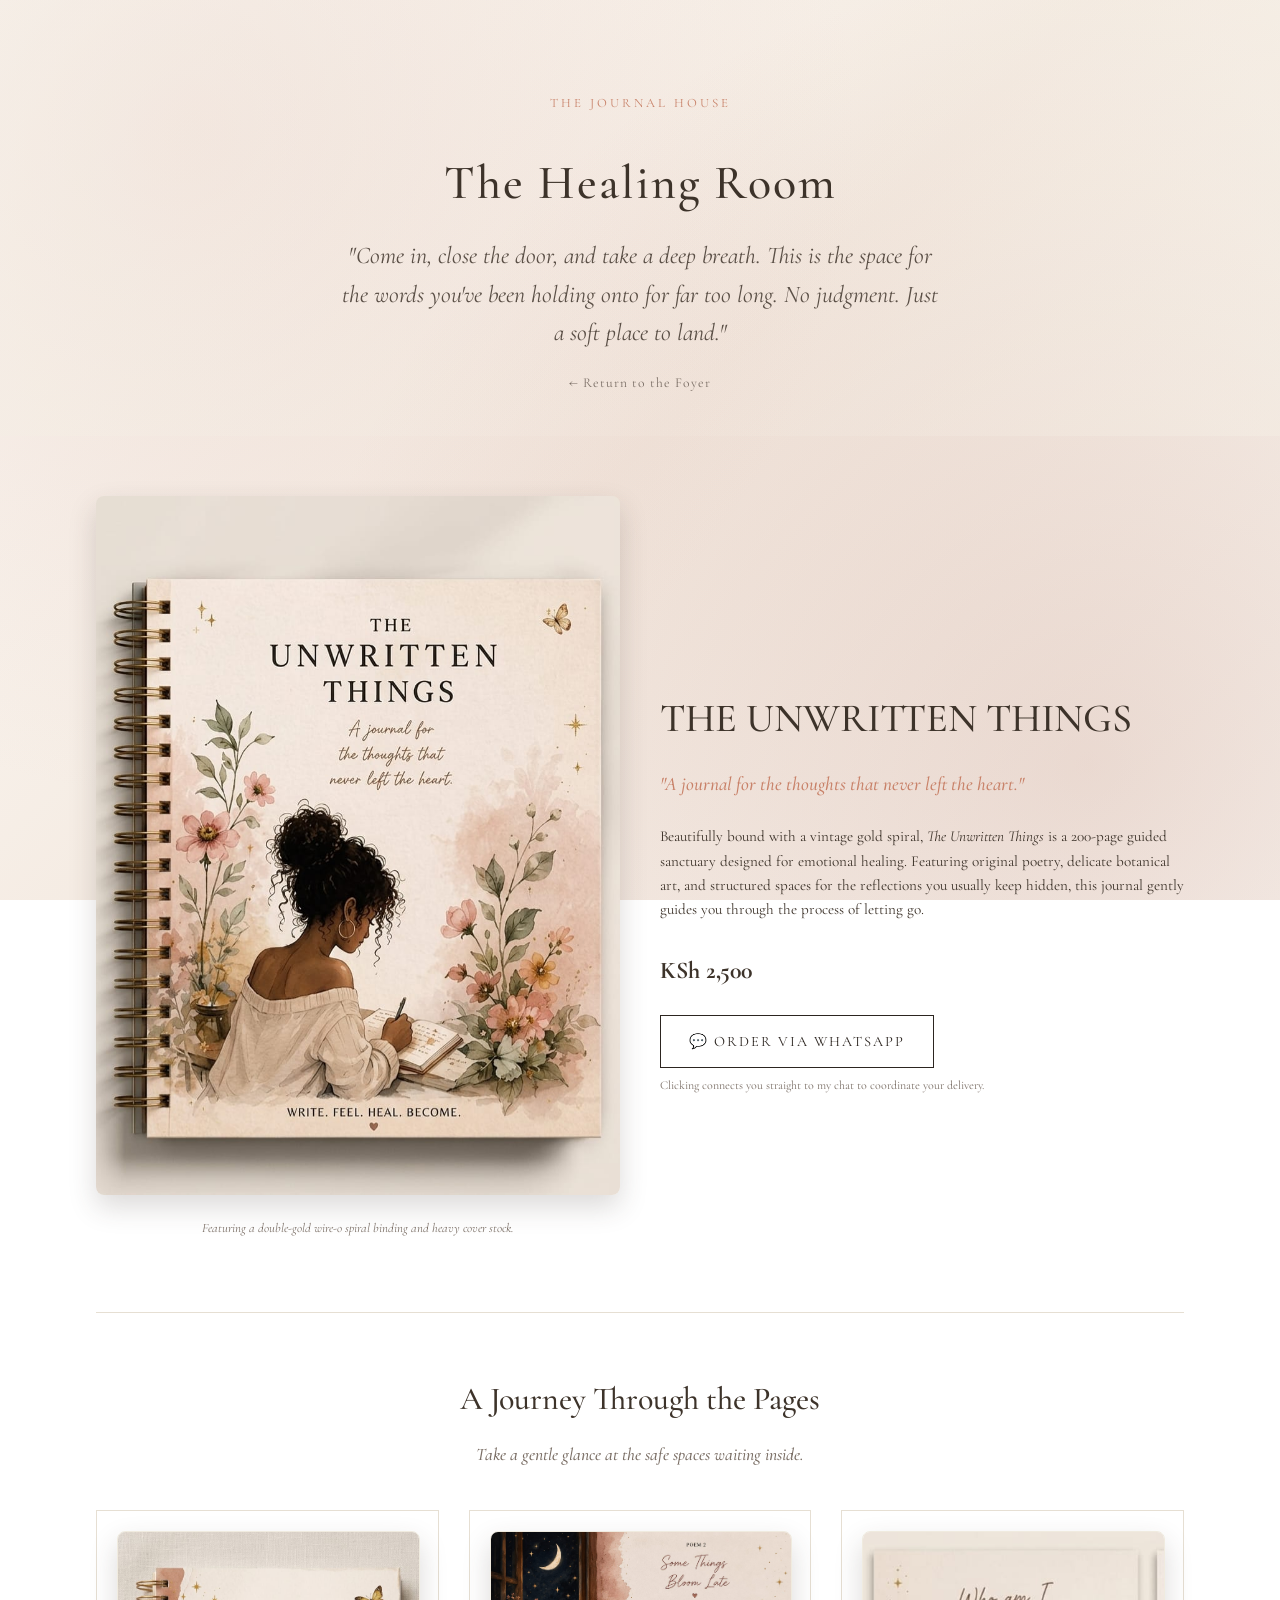
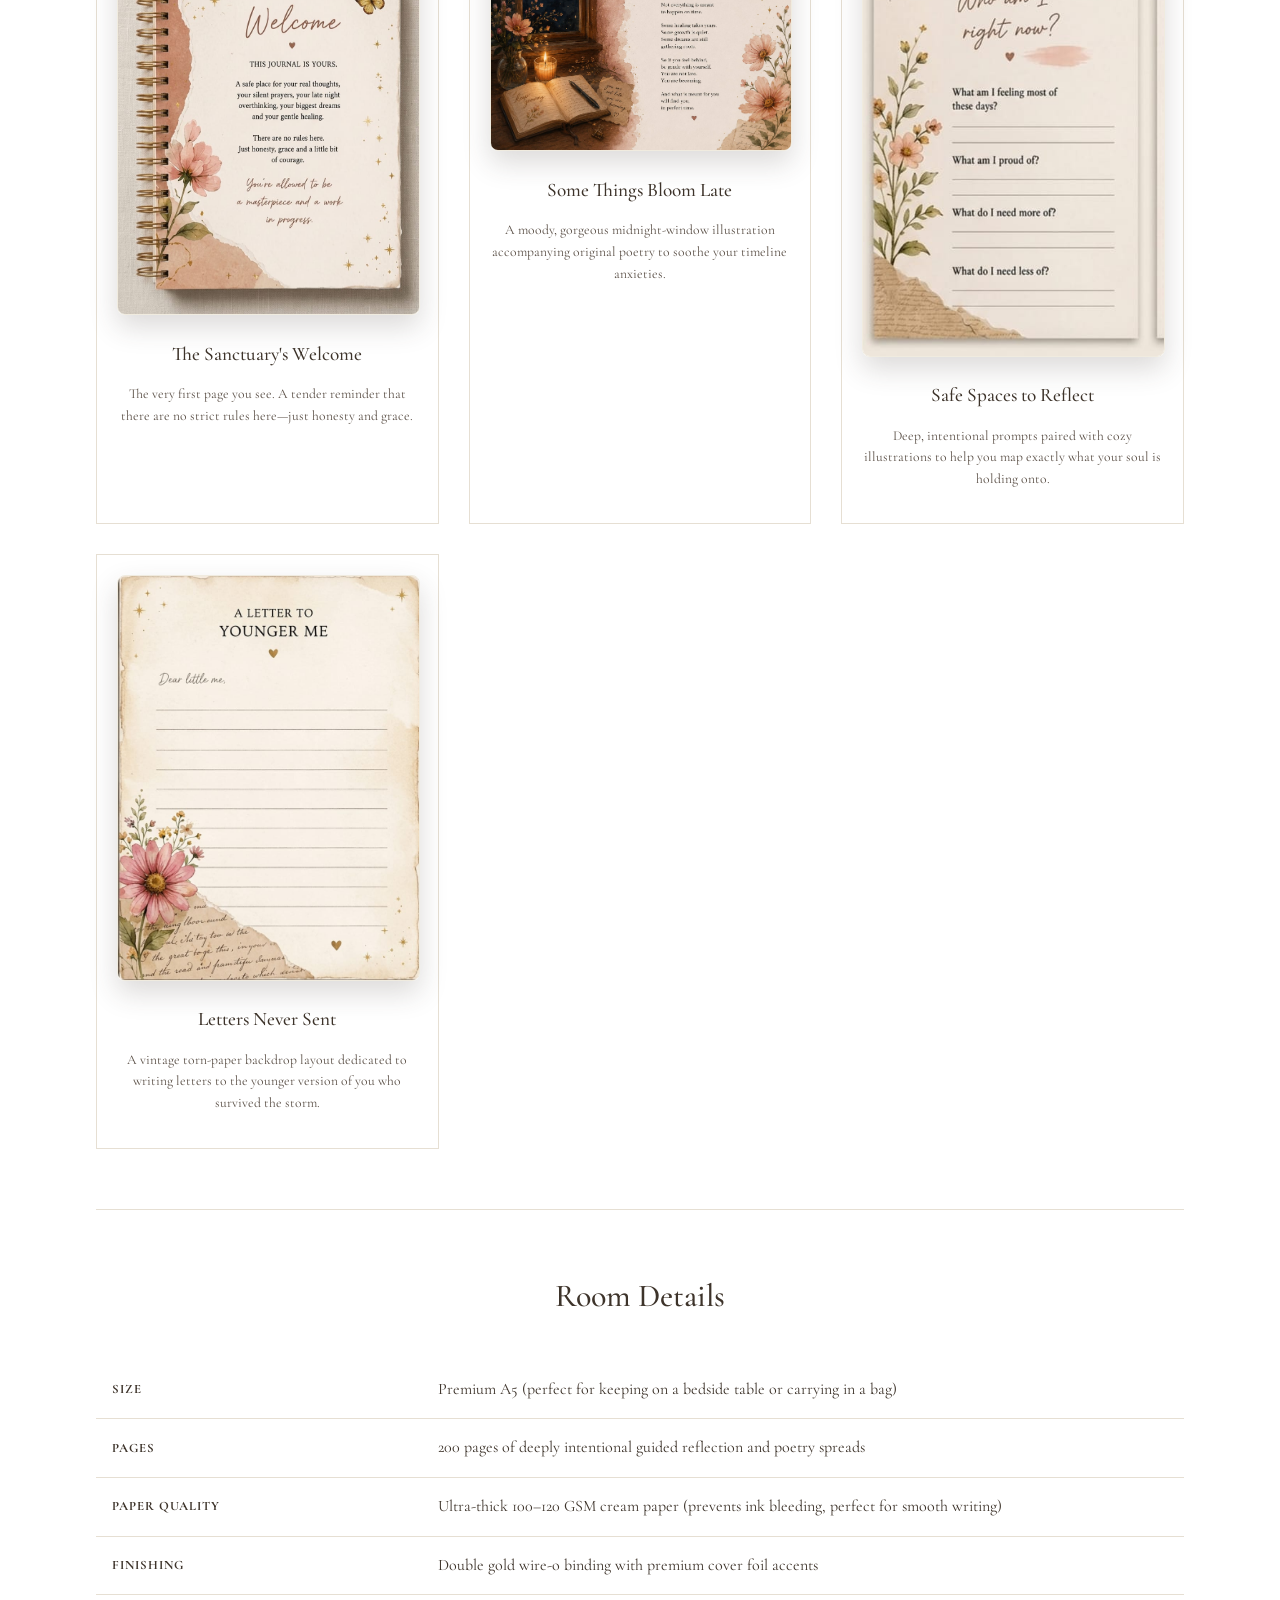
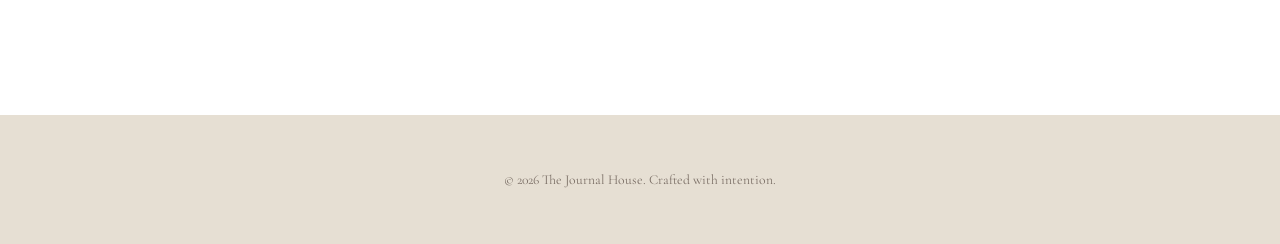
<file: healing-room.html>
<!DOCTYPE html>
<html lang="en">
<head>
    <meta charset="UTF-8">
    <meta name="viewport" content="width=device-width, initial-scale=1.0">
    <title>The Healing Room - The Journal House</title>
    <link rel="stylesheet" href="style.css">
    <style>
    body {
        margin: 0 !important;
        padding: 0 !important;
        font-family: 'Cormorant Garamond', serif !important;
        color: #3d332a !important;
        background: 
            radial-gradient(circle at 15% 15%, rgba(221, 184, 174, 0.3) 0%, transparent 50%),
            radial-gradient(circle at 85% 85%, rgba(185, 131, 114, 0.25) 0%, transparent 60%),
            linear-gradient(135deg, #FDFBF7 0%, #F4EAE1 50%, #FDFBF7 100%) !important;
        background-attachment: fixed !important;
    }
    
    /* This safeguards the layout so it shrinks perfectly on phones but looks big on laptops */
    img {
        max-width: 100% !important;
        height: auto !important;
        display: inline-block !important; /* Restores the original side-by-side laptop structure */
        border-radius: 8px !important;
        box-shadow: 0 12px 28px rgba(61, 51, 42, 0.18) !important;
        transition: transform 0.4s ease, box-shadow 0.4s ease !important;
    }
    
    img:hover {
        transform: translateY(-4px) !important;
        box-shadow: 0 20px 40px rgba(61, 51, 42, 0.25) !important;
    }
    
    .divider {
        height: 1px !important;
        width: 100px !important;
        margin: 35px auto !important;
        background: linear-gradient(90deg, transparent, #D4AF37, transparent) !important;
        opacity: 0.8 !important;
    }
</style>
</head>
<body>

    <!-- 🚪 ROOM HEADER -->
    <header class="hero-section" style="padding: 80px 20px 40px 20px;">
        <p style="text-transform: uppercase; letter-spacing: 3px; font-size: 0.8rem; margin-bottom: 10px; color: var(--accent-terracotta);">The Journal House</p>
        <h1 style="font-size: 3rem; margin-bottom: 15px;">The Healing Room</h1>
        <p class="whisper-text">
            "Come in, close the door, and take a deep breath. This is the space for the words you've been holding onto for far too long. No judgment. Just a soft place to land."
        </p>
        <a href="index.html" style="display: inline-block; margin-top: 20px; color: #7a6e65; text-decoration: none; font-size: 0.85rem; letter-spacing: 1px;">← Return to the Foyer</a>
    </header>

    <!-- 📖 PRODUCT SHOWCASE -->
    <main class="container">
        <div class="flex-grid">
            
            <!-- Left Column: Journal Images -->
            <div class="col" style="text-align: center;">
                <!-- Main Cover Image -->
<img src="660230.jpeg" alt="The Unwritten Things Journal Cover">
                
                <p style="font-size: 0.8rem; color: #7a6e65; margin-top: 15px; font-style: italic;">
                    Featuring a double-gold wire-o spiral binding and heavy cover stock.
                </p>
            </div>
            
            <!-- Right Column: Product Details & WhatsApp Ordering -->
            <div class="col">
                <h2 style="font-size: 2.5rem; margin-bottom: 5px;">THE UNWRITTEN THINGS</h2>
                <p class="serif-text" style="font-size: 1.2rem; color: var(--accent-terracotta); margin-bottom: 25px; font-style: italic;">
                    "A journal for the thoughts that never left the heart."
                </p>
                
                <p style="font-size: 0.95rem; color: #3d332a; margin-bottom: 20px;">
                    Beautifully bound with a vintage gold spiral, <em>The Unwritten Things</em> is a 200-page guided sanctuary designed for emotional healing. Featuring original poetry, delicate botanical art, and structured spaces for the reflections you usually keep hidden, this journal gently guides you through the process of letting go.
                </p>

                <p style="font-size: 1.5rem; font-family: 'Cormorant Garamond', serif; font-weight: bold; margin-top: 30px; margin-bottom: 5px;">
                    KSh 2,500
                </p>

                <!-- Dynamic WhatsApp Ordering Link -->
                <a href="https://wa.me/254713965672?text=Hi%20Sheila!%20I%20just%20stepped%20into%20The%20Healing%20Room%20and%20would%20love%20to%20order%20a%20copy%20of%20'The%20Unwritten%20Things'%20journal.%20🤍" class="whatsapp-btn" target="_blank">
                    💬 Order via WhatsApp
                </a>
                <span class="sub-btn-text">Clicking connects you straight to my chat to coordinate your delivery.</span>
            </div>

        </div>

        <hr style="border: 0; border-top: 1px solid var(--accent-oat); margin: 60px 0;">

        <!-- 🖼️ INTERIOR PAGES PREVIEW -->
        <section style="text-align: center;">
            <h2 style="font-size: 2rem; margin-bottom: 10px;">A Journey Through the Pages</h2>
            <p class="serif-text" style="font-size: 1.1rem; color: #7a6e65; margin-bottom: 40px; font-style: italic;">Take a gentle glance at the safe spaces waiting inside.</p>
            
            <div style="display: grid; grid-template-columns: repeat(auto-fit, minmax(280px, 1fr)); gap: 30px;">
                
                <!-- Page Preview 1: Welcome Page -->
                <div style="background: #fff; padding: 20px; border: 1px solid var(--accent-oat);">
                    <img src="660175.jpeg" alt="The Sanctuary's Welcome Page Layout" style="width: 100%; height: auto; border: 1px solid #f0ebdf;">
                    <h3 style="font-size: 1.2rem; margin-top: 15px; margin-bottom: 5px;">The Sanctuary's Welcome</h3>
                    <p style="font-size: 0.85rem; color: #5a4f46;">The very first page you see. A tender reminder that there are no strict rules here—just honesty and grace.</p>
                </div>

                <!-- Page Preview 2: Original Poetry -->
                <div style="background: #fff; padding: 20px; border: 1px solid var(--accent-oat);">
                    <img src="660231.jpeg" alt="Some Things Bloom Late Poem Layout" style="width: 100%; height: auto; border: 1px solid #f0ebdf;">
                    <h3 style="font-size: 1.2rem; margin-top: 15px; margin-bottom: 5px;">Some Things Bloom Late</h3>
                    <p style="font-size: 0.85rem; color: #5a4f46;">A moody, gorgeous midnight-window illustration accompanying original poetry to soothe your timeline anxieties.</p>
                </div>

                <!-- Page Preview 3: Reflective Prompts -->
                <div style="background: #fff; padding: 20px; border: 1px solid var(--accent-oat);">
                    <img src="660235.jpeg" alt="Reflective Prompts Layout" style="width: 100%; height: auto; border: 1px solid #f0ebdf;">
                    <h3 style="font-size: 1.2rem; margin-top: 15px; margin-bottom: 5px;">Safe Spaces to Reflect</h3>
                    <p style="font-size: 0.85rem; color: #5a4f46;">Deep, intentional prompts paired with cozy illustrations to help you map exactly what your soul is holding onto.</p>
                </div>

                <!-- Page Preview 4: Letters Page -->
                <div style="background: #fff; padding: 20px; border: 1px solid var(--accent-oat);">
                    <img src="660233.jpeg" alt="A Letter to Younger Me Page Layout" style="width: 100%; height: auto; border: 1px solid #f0ebdf;">
                    <h3 style="font-size: 1.2rem; margin-top: 15px; margin-bottom: 5px;">Letters Never Sent</h3>
                    <p style="font-size: 0.85rem; color: #5a4f46;">A vintage torn-paper backdrop layout dedicated to writing letters to the younger version of you who survived the storm.</p>
                </div>

            </div>
        </section>

        <hr style="border: 0; border-top: 1px solid var(--accent-oat); margin: 60px 0;">

        <!-- 📊 SPECIFICATIONS TABLE -->
        <section>
            <h2 style="font-size: 2rem; text-align: center; margin-bottom: 20px;">Room Details</h2>
            <table class="spec-table">
                <tr>
                    <td>Size</td>
                    <td>Premium A5 (perfect for keeping on a bedside table or carrying in a bag)</td>
                </tr>
                <tr>
                    <td>Pages</td>
                    <td>200 pages of deeply intentional guided reflection and poetry spreads</td>
                </tr>
                <tr>
                    <td>Paper Quality</td>
                    <td>Ultra-thick 100–120 GSM cream paper (prevents ink bleeding, perfect for smooth writing)</td>
                </tr>
                <tr>
                    <td>Finishing</td>
                    <td>Double gold wire-o binding with premium cover foil accents</td>
                </tr>
            </table>
        </section>

    </main>

    <!-- 🏷️ SIMPLE FOOTER -->
    <footer style="text-align: center; padding: 40px 20px; color: #7a6e65; font-size: 0.85rem; background: var(--accent-oat); margin-top: 60px;">
        <p>© 2026 The Journal House. Crafted with intention.</p>
    </footer>

</body>
</html>
</file>
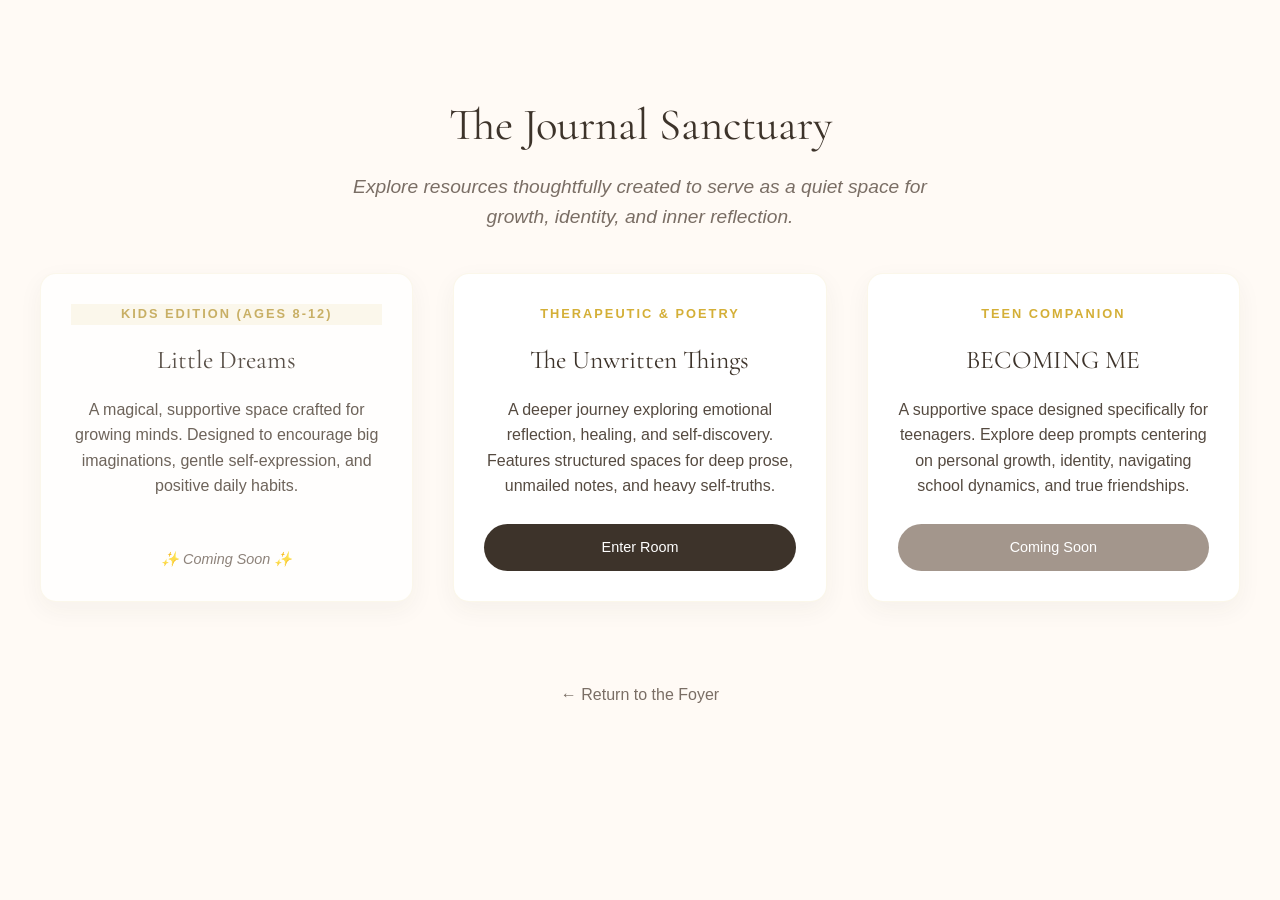
<file: library.html>
<!DOCTYPE html>
<html lang="en">
<head>
    <meta charset="UTF-8">
    <meta name="viewport" content="width=device-width, initial-scale=1.0">
    <title>The Journal Collection - The Journal House</title>
    <link rel="stylesheet" href="style.css">
    <style>
        body {
            background-color: #fffaf5;
            color: #3d332a;
            font-family: sans-serif;
            margin: 0;
            padding: 0;
        }

        .gallery-header {
            text-align: center;
            padding: 60px 20px 40px;
        }

        .gallery-header h1 {
            font-size: 2.8rem;
            font-weight: 400;
            margin-bottom: 10px;
        }

        .gallery-header p {
            font-size: 1.2rem;
            color: #7a6e65;
            font-style: italic;
            max-width: 600px;
            margin: 0 auto;
        }

        /* Grid Layout */
        .grid-container {
            display: grid;
            grid-template-columns: repeat(auto-fit, minmax(300px, 1fr));
            gap: 40px;
            max-width: 1200px;
            margin: 0 auto 80px;
            padding: 0 20px;
        }

        /* Journal Cards */
        .journal-card {
            background: #ffffff;
            border-radius: 16px;
            padding: 30px;
            box-shadow: 0 8px 24px rgba(61, 51, 42, 0.05);
            border: 1px solid rgba(212, 175, 55, 0.1);
            text-align: center;
            display: flex;
            flex-direction: column;
            justify-content: space-between;
            transition: transform 0.3s ease, box-shadow 0.3s ease;
        }

        .journal-card:hover {
            transform: translateY(-5px);
            box-shadow: 0 12px 32px rgba(61, 51, 42, 0.1);
        }

        .journal-badge {
            color: #D4AF37;
            font-size: 0.8rem;
            letter-spacing: 2px;
            font-weight: 600;
            text-transform: uppercase;
            margin-bottom: 15px;
            display: block;
        }

        .journal-card h3 {
            font-size: 1.6rem;
            margin: 0 0 15px;
            font-weight: 400;
        }

        .journal-card p {
            font-size: 1rem;
            line-height: 1.6;
            color: #554a40;
            margin-bottom: 25px;
            flex-grow: 1;
        }

        /* Card Button */
        .card-btn {
            display: inline-block;
            padding: 12px 24px;
            background: #3d332a;
            color: #ffffff;
            text-decoration: none;
            border-radius: 25px;
            font-size: 0.9rem;
            transition: background 0.3s ease;
        }

        .card-btn:hover {
            background: #554a40;
        }

        /* Navigation Link Home */
        .back-home {
            text-align: center;
            margin-bottom: 60px;
        }

        .back-home a {
            color: #7a6e65;
            text-decoration: none;
            font-size: 1rem;
        }

        .back-home a:hover {
            text-decoration: underline;
        }
    </style>
</head>
<body>

    <header class="gallery-header">
        <h1>The Journal Sanctuary</h1>
        <p>Explore resources thoughtfully created to serve as a quiet space for growth, identity, and inner reflection.</p>
    </header>

    <main class="grid-container">

        <!-- Card 1: Little Dreams (Kids Edition) - Coming Soon -->
        <div class="journal-card coming-soon" style="opacity: 0.85; position: relative;">
            <div>
                <span class="journal-badge" style="background: rgba(212, 175, 55, 0.1); color: #bfa34c;">KIDS EDITION (AGES 8-12)</span>
                <h3>Little Dreams</h3>
                <p>A magical, supportive space crafted for growing minds. Designed to encourage big imaginations, gentle self-expression, and positive daily habits.</p>
            </div>
            <span class="coming-soon-badge" style="display: inline-block; margin-top: 15px; font-size: 0.9rem; font-style: italic; color: #7a6e65;">✨ Coming Soon ✨</span>
        </div>

        <!-- Card 2: The Unwritten Things -->
        <div class="journal-card">
            <div>
                <span class="journal-badge">Therapeutic & Poetry</span>
                <h3>The Unwritten Things</h3>
                <p>A deeper journey exploring emotional reflection, healing, and self-discovery. Features structured spaces for deep prose, unmailed notes, and heavy self-truths.</p>
            </div>
            <a href="healing-room.html" class="card-btn">Enter Room</a>
        </div>

        <!-- Card 3: BECOMING ME -->
        <div class="journal-card">
            <div>
                <span class="journal-badge">Teen Companion</span>
                <h3>BECOMING ME</h3>
                <p>A supportive space designed specifically for teenagers. Explore deep prompts centering on personal growth, identity, navigating school dynamics, and true friendships.</p>
            </div>
            <a href="#" class="card-btn" style="background: #a3968c; cursor: not-allowed;">Coming Soon</a>
        </div>

    </main>

    <div class="back-home">
        <a href="index.html">← Return to the Foyer</a>
    </div>

</body>
</html>
</file>
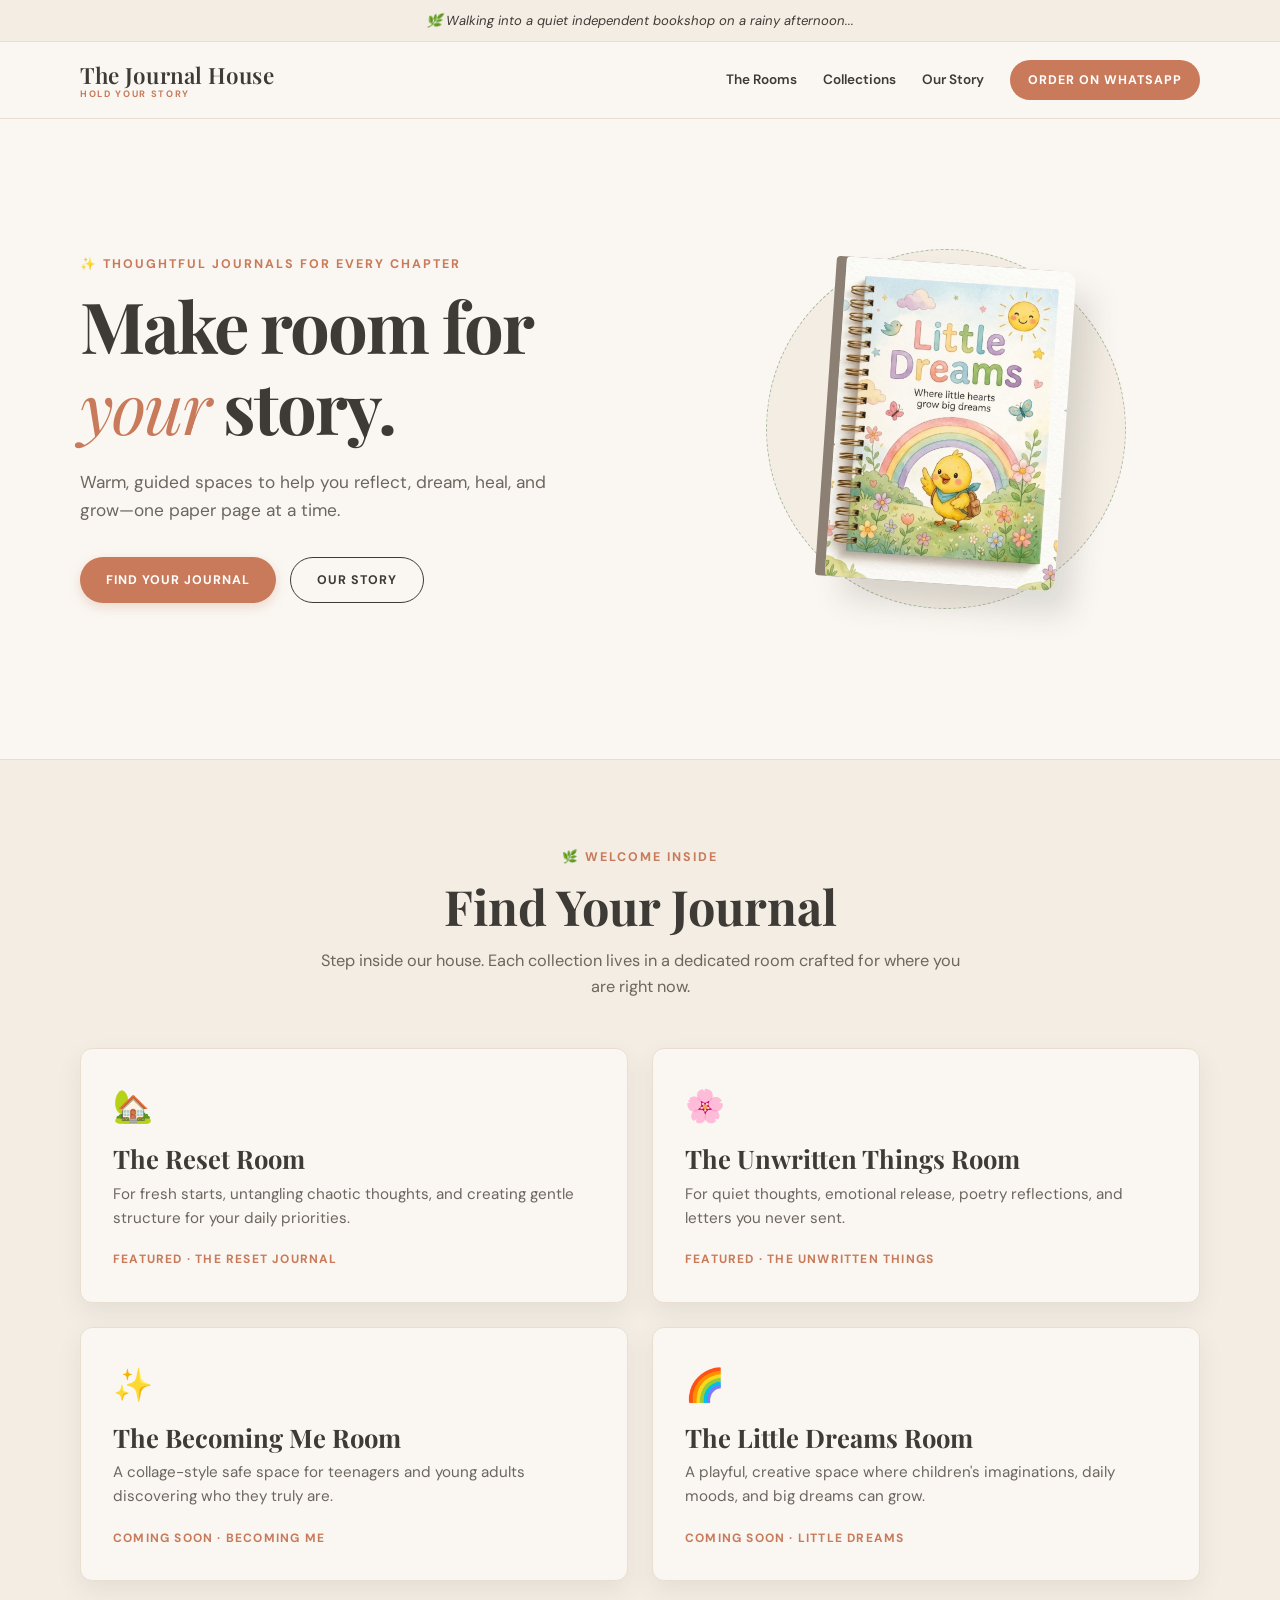
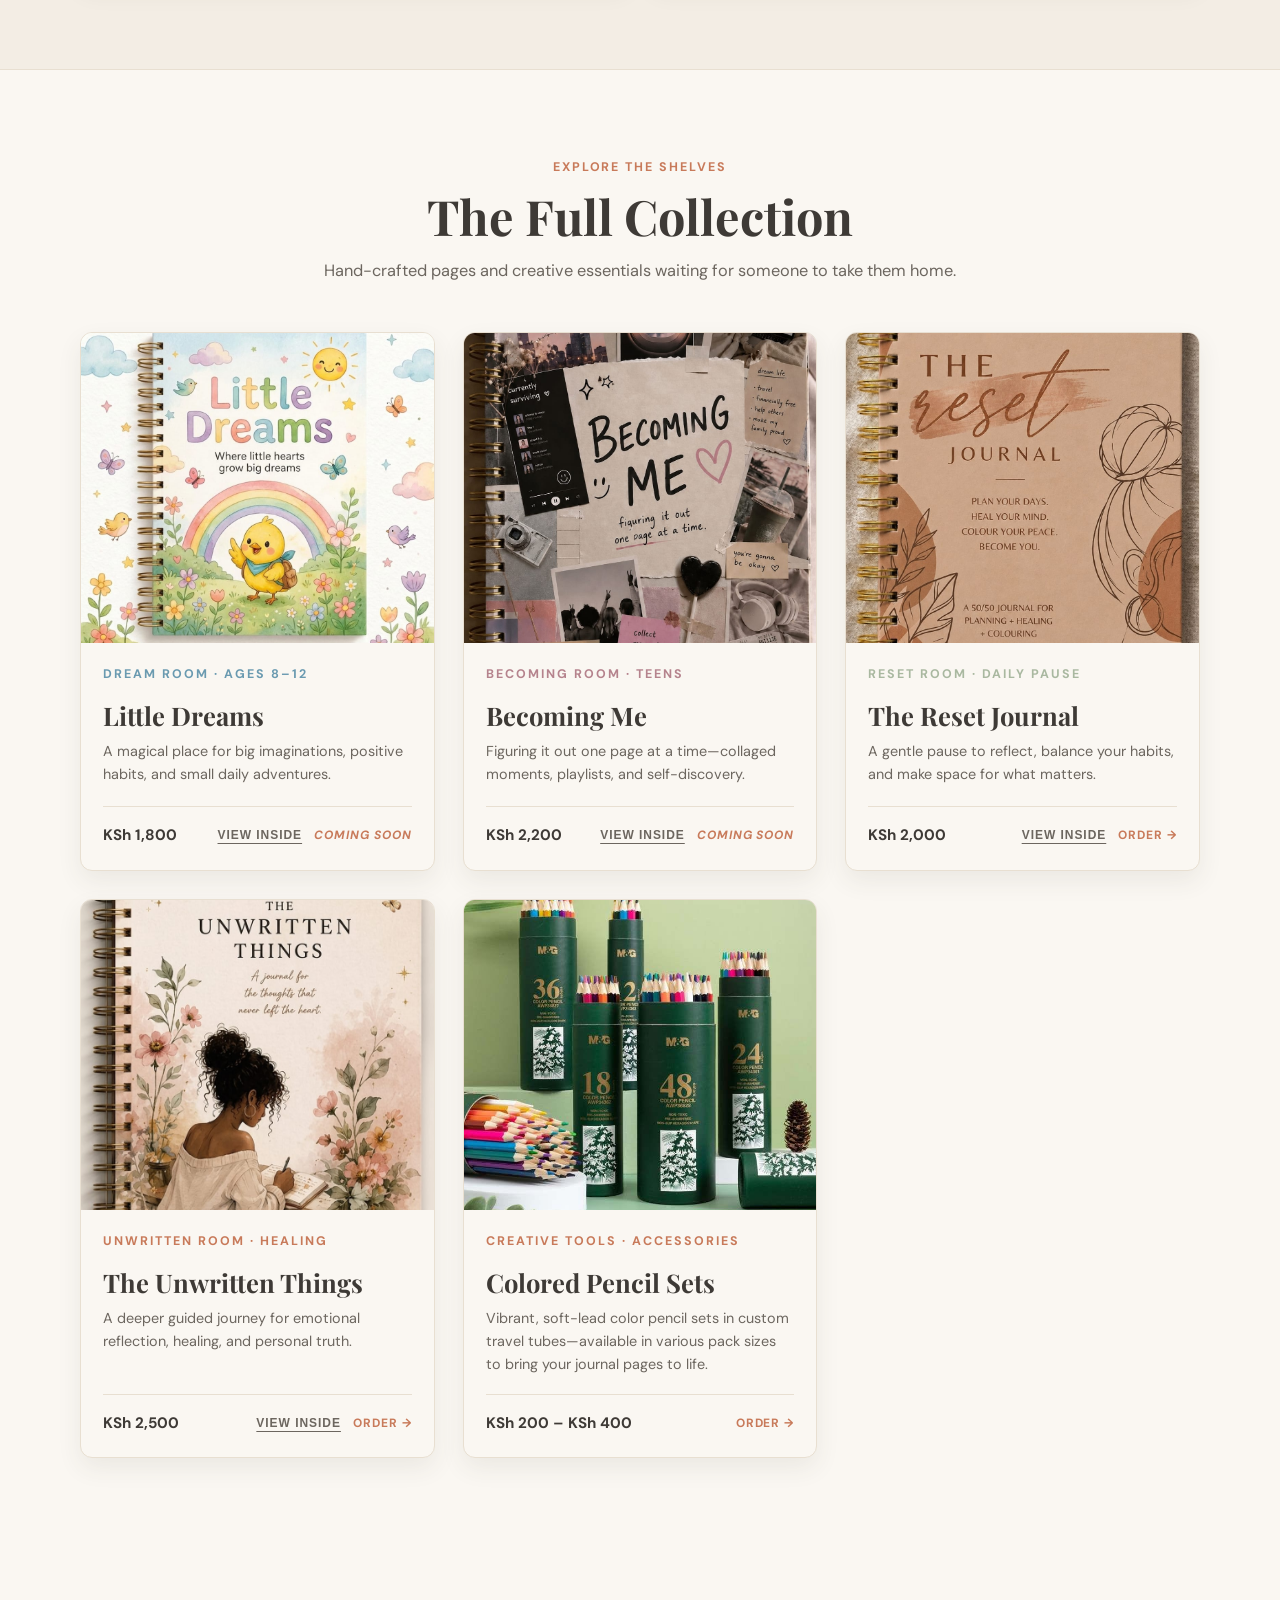
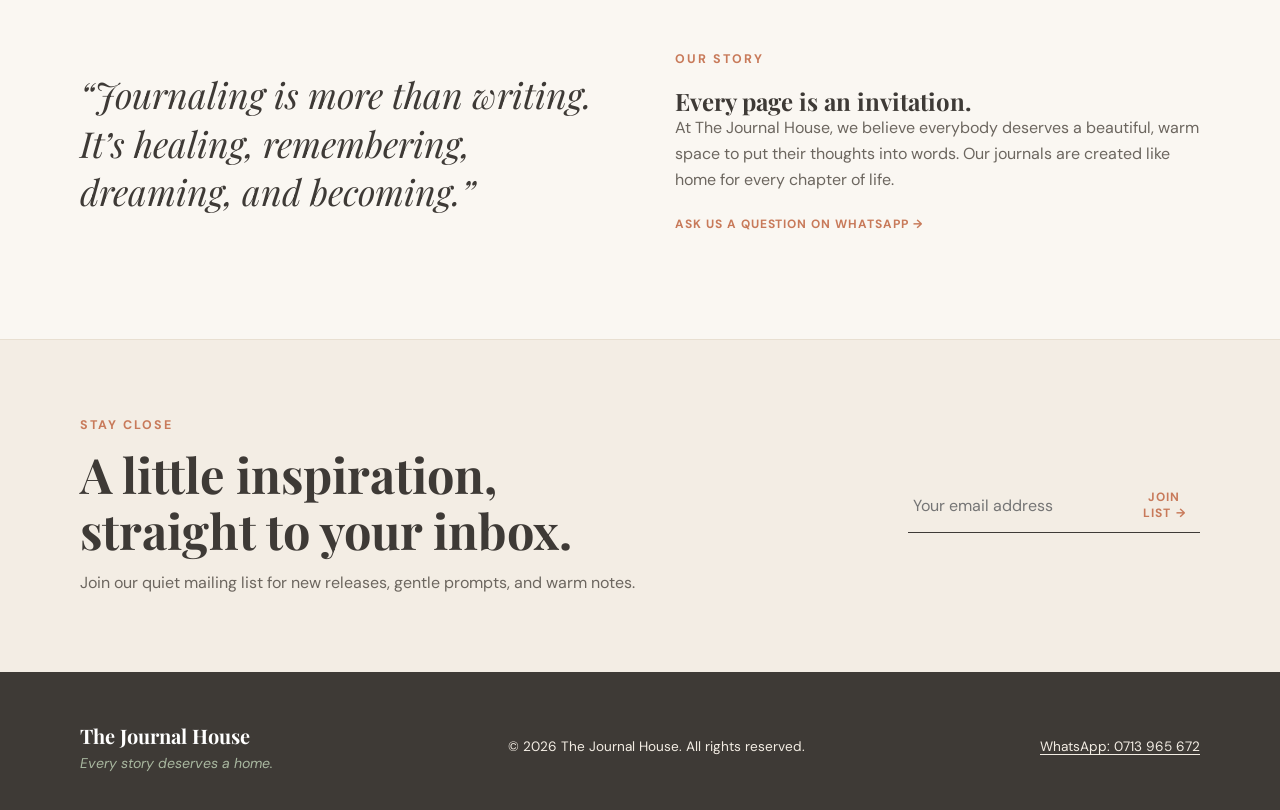
<file: reset-preview.html>
<!doctype html>
<html lang="en">
<head>
  <meta charset="utf-8">
  <meta name="viewport" content="width=device-width, initial-scale=1">
  <meta name="description" content="The Journal House — a quiet space for your thoughts, dreams, and healing.">
  <title>The Journal House | Every story deserves a home</title>
  <link rel="preconnect" href="https://fonts.googleapis.com">
  <link rel="preconnect" href="https://fonts.gstatic.com" crossorigin>
  <link href="https://fonts.googleapis.com/css2?family=DM+Sans:wght@400;500;600;700&family=Playfair+Display:ital,wght@0,500;0,600;0,700;1,400;1,500;1,600&display=swap" rel="stylesheet">
  <style>
    :root { 
      --bg-ivory: #FAF7F2; 
      --bg-linen: #F3EDE4; 
      --charcoal: #3E3A36; 
      --terracotta: #C87A5A; 
      --terracotta-hover: #b06547;
      --sage: #A9B8A0; 
      --dusty-rose: #D7B4B2; 
      --border-line: #E8DFD1; 
      --text-muted: #6C665F; 
      --card-shadow: 0 10px 25px rgba(62, 58, 54, 0.08);
    }

    * { box-sizing: border-box; }
    html { scroll-behavior: smooth; }
    body { 
      margin: 0; 
      color: var(--charcoal); 
      background: var(--bg-ivory); 
      font-family: "DM Sans", sans-serif; 
      line-height: 1.6; 
    }
    a { color: inherit; }
    .wrap { width: min(1120px, calc(100% - 40px)); margin: auto; }
    .eyebrow { 
      margin: 0 0 10px; 
      color: var(--terracotta); 
      font-size: .78rem; 
      font-weight: 700; 
      letter-spacing: .16em; 
      text-transform: uppercase; 
    }
    h1, h2, h3 { font-family: "Playfair Display", serif; line-height: 1.15; margin: 0; color: var(--charcoal); }

    /* Top Announcement Bar */
    .topbar { 
      background: var(--bg-linen); 
      color: var(--charcoal); 
      text-align: center; 
      padding: 10px 20px; 
      font-size: .82rem; 
      border-bottom: 1px solid var(--border-line);
      font-style: italic;
    }

    /* Navigation */
    header { 
      position: sticky; 
      z-index: 10; 
      top: 0; 
      border-bottom: 1px solid var(--border-line); 
      background: rgba(250, 247, 242, 0.95); 
      backdrop-filter: blur(10px); 
    }
    .nav { height: 76px; display: flex; justify-content: space-between; align-items: center; gap: 20px; }
    .brand { text-decoration: none; font: 600 1.4rem "Playfair Display", serif; letter-spacing: .01em; color: var(--charcoal); }
    .brand small { display: block; margin-top: -2px; color: var(--terracotta); font: 700 .58rem "DM Sans", sans-serif; letter-spacing: .18em; text-transform: uppercase; }
    nav { display: flex; align-items: center; gap: 26px; }
    nav a { font-size: .85rem; font-weight: 600; text-decoration: none; color: var(--charcoal); }
    
    /* Buttons */
    .nav-order, .button { 
      display: inline-flex; 
      justify-content: center; 
      align-items: center; 
      min-height: 46px; 
      border: 0; 
      border-radius: 24px;
      cursor: pointer; 
      text-decoration: none; 
      font: 700 .78rem "DM Sans", sans-serif; 
      letter-spacing: .08em; 
      text-transform: uppercase; 
      transition: all .25s ease; 
    }
    .nav-order { min-height: 40px; padding: 0 18px; background: var(--terracotta); color: white; }
    .button { padding: 0 26px; background: var(--terracotta); color: white; box-shadow: 0 4px 12px rgba(200, 122, 90, 0.25); }
    .button:hover, .nav-order:hover { transform: translateY(-2px); background: var(--charcoal); color: white; }
    .button.light { background: transparent; border: 1px solid var(--charcoal); color: var(--charcoal); box-shadow: none; }
    .button.light:hover { background: var(--charcoal); color: white; }
    
    /* Hero Section */
    .hero { overflow: hidden; background: var(--bg-ivory); position: relative; padding: 40px 0 60px; }
    .hero-grid { min-height: 540px; display: grid; grid-template-columns: 1.05fr .95fr; align-items: center; gap: 50px; }
    .hero h1 { max-width: 630px; font-size: clamp(2.8rem, 5.5vw, 4.8rem); letter-spacing: -.03em; }
    .hero h1 em { color: var(--terracotta); font-style: italic; font-weight: 400; }
    .hero .lead { max-width: 480px; margin: 22px 0 32px; color: var(--text-muted); font-size: 1.08rem; }
    .hero-actions { display: flex; flex-wrap: wrap; gap: 14px; }
    
    .hero-art { position: relative; height: 420px; perspective: 1000px; }
    .circle { position: absolute; width: 360px; height: 360px; top: 30px; left: 50%; transform: translateX(-50%); background: var(--bg-linen); border-radius: 50%; border: 1px dashed var(--sage); }
    
    /* Flipping Book Showcase */
    .journal-flip-container {
      position: absolute;
      top: 45px;
      left: 50%;
      width: 230px;
      height: 320px;
      transform: translateX(-48%) rotate(4deg);
      cursor: pointer;
    }
    .journal-card {
      position: absolute;
      inset: 0;
      border-radius: 4px 12px 12px 4px;
      box-shadow: -10px 0 #8b8073, 18px 22px 30px rgba(62,58,54,0.15);
      overflow: hidden;
      opacity: 0;
      transform: scale(0.95) translateY(10px);
      transition: all 0.6s cubic-bezier(0.4, 0, 0.2, 1);
      background: var(--bg-linen);
    }
    .journal-card.active { opacity: 1; transform: scale(1) translateY(0); z-index: 2; }
    .journal-card img { width: 100%; height: 100%; object-fit: cover; }
    
    /* Sections General */
    section { padding: 88px 0; }
    .intro { max-width: 650px; margin: 0 auto 48px; text-align: center; }
    .intro h2 { font-size: clamp(2.2rem, 3.8vw, 3.2rem); }
    .intro p:last-child { margin: 14px auto 0; color: var(--text-muted); font-size: 1.02rem; }

    /* Find Your Journal (Rooms) */
    .find-your-journal { background: var(--bg-linen); border-top: 1px solid var(--border-line); border-bottom: 1px solid var(--border-line); }
    .house-rooms-grid { display: grid; grid-template-columns: repeat(2, 1fr); gap: 24px; margin-top: 30px; }
    .room-card { 
      background: var(--bg-ivory); 
      padding: 32px; 
      border-radius: 12px; 
      border: 1px solid var(--border-line); 
      box-shadow: var(--card-shadow);
      transition: transform .3s ease;
      display: flex;
      flex-direction: column;
      justify-content: space-between;
    }
    .room-card:hover { transform: translateY(-4px); }
    .room-icon { font-size: 2rem; margin-bottom: 12px; display: block; }
    .room-card h3 { font-size: 1.6rem; margin-bottom: 8px; }
    .room-card p { color: var(--text-muted); font-size: .95rem; margin: 0 0 20px; }
    .room-tag { font-size: .75rem; font-weight: 700; letter-spacing: .1em; text-transform: uppercase; color: var(--terracotta); }

    /* Collections Section */
    .collections { background: var(--bg-ivory); }
    .products { display: grid; grid-template-columns: repeat(3, 1fr); gap: 28px; }
    .product { 
      overflow: hidden; 
      border: 1px solid var(--border-line); 
      border-radius: 12px;
      background: var(--bg-ivory); 
      display: flex; 
      flex-direction: column; 
      box-shadow: var(--card-shadow);
      transition: transform .3s ease, box-shadow .3s ease;
    }
    .product:hover { transform: translateY(-5px); box-shadow: 0 15px 30px rgba(62,58,54,0.12); }
    .product-image { height: 310px; overflow: hidden; background: var(--bg-linen); position: relative; }
    .product-image img { width: 100%; height: 100%; object-fit: cover; transition: transform .5s; }
    .product:hover img { transform: scale(1.04); }
    .product-copy { padding: 22px; flex-grow: 1; display: flex; flex-direction: column; }
    .product h3 { margin-top: 6px; font-size: 1.6rem; }
    .product p { min-height: 48px; margin: 10px 0 18px; color: var(--text-muted); font-size: .9rem; }
    .product-footer { display: flex; justify-content: space-between; align-items: center; gap: 10px; padding-top: 16px; border-top: 1px solid var(--border-line); margin-top: auto; }
    .price { font-weight: 700; font-size: .95rem; color: var(--charcoal); }
    .actions-group { display: flex; gap: 12px; align-items: center; }
    .preview-btn { background: none; border: none; color: var(--text-muted); font-size: .75rem; font-weight: 700; letter-spacing: .08em; text-transform: uppercase; cursor: pointer; padding: 0; text-decoration: underline; text-underline-offset: 4px; }
    .preview-btn:hover { color: var(--terracotta); }
    .text-link { color: var(--terracotta); font-size: .75rem; font-weight: 700; letter-spacing: .08em; text-decoration: none; text-transform: uppercase; }
    
    .coming-soon-text { color: var(--terracotta); font-size: .75rem; font-weight: 700; letter-spacing: .08em; text-transform: uppercase; font-style: italic; }
    .button.disabled { background: var(--border-line); color: var(--text-muted); cursor: not-allowed; box-shadow: none; }

    /* Modals */
    .modal { display: none; position: fixed; z-index: 100; inset: 0; background: rgba(62,58,54,0.75); backdrop-filter: blur(5px); justify-content: center; align-items: center; padding: 20px; }
    .modal.active { display: flex; }
    .modal-content { background: var(--bg-ivory); width: min(780px, 100%); max-height: 90vh; overflow-y: auto; border-radius: 12px; padding: 36px; position: relative; box-shadow: 0 25px 50px rgba(0,0,0,0.25); border: 1px solid var(--border-line); }
    .close-modal { position: absolute; top: 20px; right: 20px; background: none; border: none; font-size: 1.6rem; cursor: pointer; color: var(--charcoal); }
    .preview-header { margin-bottom: 20px; }
    .preview-header h3 { font-size: 2.1rem; }
    .preview-body { display: grid; grid-template-columns: 1.1fr 0.9fr; gap: 26px; align-items: center; }
    .preview-page-img { width: 100%; max-height: 480px; object-fit: contain; border: 1px solid var(--border-line); border-radius: 8px; background: var(--bg-linen); }
    .preview-details p { color: var(--text-muted); font-size: .95rem; margin-bottom: 22px; }

    /* Story Section */
    .about-grid { display: grid; grid-template-columns: 1fr 1fr; align-items: center; gap: 70px; }
    .quote { font: italic clamp(1.6rem, 2.8vw, 2.4rem)/1.35 "Playfair Display", serif; color: var(--charcoal); }
    .about-copy { color: var(--text-muted); }
    .about-copy p { margin: 0 0 18px; }

    /* Mailing List Section */
    .join { padding: 76px 0; background: var(--bg-linen); border-top: 1px solid var(--border-line); }
    .join-grid { display: grid; grid-template-columns: 1fr auto; gap: 50px; align-items: center; }
    .join h2 { font-size: clamp(2.2rem, 3.8vw, 3.2rem); }
    .join p:not(.eyebrow) { margin: 12px 0 0; color: var(--text-muted); }
    .signup { display: flex; width: min(100%, 440px); border-bottom: 1.5px solid var(--charcoal); }
    .signup input { width: 100%; border: 0; outline: 0; background: transparent; padding: 14px 5px; font: inherit; color: var(--charcoal); }
    .signup button { border: 0; background: transparent; color: var(--terracotta); cursor: pointer; font: 700 .75rem "DM Sans", sans-serif; letter-spacing: .1em; text-transform: uppercase; }

    /* Footer */
    footer { padding: 48px 0 36px; background: var(--charcoal); color: var(--bg-linen); font-size: .85rem; }
    .foot { display: flex; justify-content: space-between; gap: 20px; align-items: center; }
    .foot strong { color: #fff; font-family: "Playfair Display", serif; font-size: 1.25rem; display: block; }
    .foot-quote { font-style: italic; color: var(--sage); margin-top: 4px; font-size: .88rem; }
    .foot a { color: var(--bg-linen); text-decoration: underline; text-underline-offset: 3px; }

    @media (max-width: 1024px) { 
      .products { grid-template-columns: 1fr 1fr; } 
      .house-rooms-grid { grid-template-columns: 1fr 1fr; }
    }
    @media (max-width: 760px) { 
      nav a:not(.nav-order) { display: none; } 
      .nav { height: 68px; } 
      .hero-grid, .about-grid, .join-grid, .house-rooms-grid { grid-template-columns: 1fr; gap: 30px; } 
      .hero-grid { padding: 40px 0 20px; } 
      .hero-art { height: 350px; } 
      .circle { width: 300px; height: 300px; } 
      .journal-flip-container { transform: translateX(-48%) rotate(4deg) scale(.85); transform-origin: top center; } 
      .products { grid-template-columns: 1fr; } 
      section { padding: 60px 0; } 
      .foot { flex-direction: column; align-items: flex-start; } 
      .preview-body { grid-template-columns: 1fr; }
    }
  </style>
</head>
<body>
  <div class="topbar">🌿 Walking into a quiet independent bookshop on a rainy afternoon...</div>
  
  <header>
    <div class="wrap nav">
      <a class="brand" href="#top">The Journal House<small>Hold your story</small></a>
      <nav>
        <a href="#find-your-journal">The Rooms</a>
        <a href="#collections">Collections</a>
        <a href="#our-story">Our Story</a>
        <a class="nav-order" href="https://wa.me/254713965672?text=Hello%20The%20Journal%20House%2C%20I%27d%20like%20to%20place%20an%20order." target="_blank" rel="noopener">Order on WhatsApp</a>
      </nav>
    </div>
  </header>

  <main id="top">
    <!-- Hero Section -->
    <section class="hero">
      <div class="wrap hero-grid">
        <div>
          <p class="eyebrow">✨ Thoughtful Journals For Every Chapter</p>
          <h1>Make room for <em>your</em> story.</h1>
          <p class="lead">Warm, guided spaces to help you reflect, dream, heal, and grow—one paper page at a time.</p>
          <div class="hero-actions">
            <a class="button" href="#find-your-journal">Find Your Journal</a>
            <a class="button light" href="#our-story">Our Story</a>
          </div>
        </div>
        <div class="hero-art" aria-label="Interactive Journal Showcase">
          <div class="circle"></div>
          <div class="journal-flip-container" onclick="nextHeroJournal()" title="Click to flip cover">
            <div class="journal-card active">
              <img src="733364.jpg" alt="Little Dreams Journal Cover">
            </div>
            <div class="journal-card">
              <img src="746750.jpg" alt="Becoming Me Journal Cover">
            </div>
            <div class="journal-card">
              <img src="673801.png" alt="The Reset Journal Cover">
            </div>
          </div>
        </div>
      </div>
    </section>

    <!-- Find Your Journal (House Rooms Concept) -->
    <section id="find-your-journal" class="find-your-journal">
      <div class="wrap">
        <div class="intro">
          <p class="eyebrow">🌿 Welcome Inside</p>
          <h2>Find Your Journal</h2>
          <p>Step inside our house. Each collection lives in a dedicated room crafted for where you are right now.</p>
        </div>
        <div class="house-rooms-grid">
          
          <div class="room-card">
            <div>
              <span class="room-icon">🏡</span>
              <h3>The Reset Room</h3>
              <p>For fresh starts, untangling chaotic thoughts, and creating gentle structure for your daily priorities.</p>
            </div>
            <span class="room-tag">Featured · The Reset Journal</span>
          </div>

          <div class="room-card">
            <div>
              <span class="room-icon">🌸</span>
              <h3>The Unwritten Things Room</h3>
              <p>For quiet thoughts, emotional release, poetry reflections, and letters you never sent.</p>
            </div>
            <span class="room-tag">Featured · The Unwritten Things</span>
          </div>

          <div class="room-card">
            <div>
              <span class="room-icon">✨</span>
              <h3>The Becoming Me Room</h3>
              <p>A collage-style safe space for teenagers and young adults discovering who they truly are.</p>
            </div>
            <span class="room-tag">Coming Soon · Becoming Me</span>
          </div>

          <div class="room-card">
            <div>
              <span class="room-icon">🌈</span>
              <h3>The Little Dreams Room</h3>
              <p>A playful, creative space where children's imaginations, daily moods, and big dreams can grow.</p>
            </div>
            <span class="room-tag">Coming Soon · Little Dreams</span>
          </div>

        </div>
      </div>
    </section>

    <!-- Product Collections -->
    <section id="collections" class="collections">
      <div class="wrap">
        <div class="intro">
          <p class="eyebrow">Explore The Shelves</p>
          <h2>The Full Collection</h2>
          <p>Hand-crafted pages and creative essentials waiting for someone to take them home.</p>
        </div>
        <div class="products">
          
          <!-- Product 1: Little Dreams -->
          <article class="product">
            <div class="product-image">
              <img src="733364.jpg" alt="Little Dreams Journal Cover">
            </div>
            <div class="product-copy">
              <span class="eyebrow" style="color:#6A9AB0;">Dream Room · Ages 8–12</span>
              <h3>Little Dreams</h3>
              <p>A magical place for big imaginations, positive habits, and small daily adventures.</p>
              <div class="product-footer">
                <span class="price">KSh 1,800</span>
                <div class="actions-group">
                  <button class="preview-btn" onclick="openModal('modal-dreams')">View Inside</button>
                  <span class="coming-soon-text">Coming Soon</span>
                </div>
              </div>
            </div>
          </article>

          <!-- Product 2: Becoming Me -->
          <article class="product">
            <div class="product-image">
              <img src="746750.jpg" alt="Becoming Me Journal Cover">
            </div>
            <div class="product-copy">
              <span class="eyebrow" style="color:#B5838D;">Becoming Room · Teens</span>
              <h3>Becoming Me</h3>
              <p>Figuring it out one page at a time—collaged moments, playlists, and self-discovery.</p>
              <div class="product-footer">
                <span class="price">KSh 2,200</span>
                <div class="actions-group">
                  <button class="preview-btn" onclick="openModal('modal-becoming')">View Inside</button>
                  <span class="coming-soon-text">Coming Soon</span>
                </div>
              </div>
            </div>
          </article>

          <!-- Product 3: The Reset Journal -->
          <article class="product">
            <div class="product-image">
              <img src="673801.png" alt="The Reset Journal Cover">
            </div>
            <div class="product-copy">
              <span class="eyebrow" style="color:var(--sage);">Reset Room · Daily Pause</span>
              <h3>The Reset Journal</h3>
              <p>A gentle pause to reflect, balance your habits, and make space for what matters.</p>
              <div class="product-footer">
                <span class="price">KSh 2,000</span>
                <div class="actions-group">
                  <button class="preview-btn" onclick="openModal('modal-reset')">View Inside</button>
                  <a class="text-link" href="https://wa.me/254713965672?text=Hello%20The%20Journal%20House%2C%20I%27d%20like%20to%20order%20The%20Reset%20Journal." target="_blank" rel="noopener">Order →</a>
                </div>
              </div>
            </div>
          </article>

          <!-- Product 4: The Unwritten Things -->
          <article class="product">
            <div class="product-image">
              <img src="660230.jpeg" alt="The Unwritten Things Journal Cover">
            </div>
            <div class="product-copy">
              <span class="eyebrow" style="color:var(--terracotta);">Unwritten Room · Healing</span>
              <h3>The Unwritten Things</h3>
              <p>A deeper guided journey for emotional reflection, healing, and personal truth.</p>
              <div class="product-footer">
                <span class="price">KSh 2,500</span>
                <div class="actions-group">
                  <button class="preview-btn" onclick="openModal('modal-unwritten')">View Inside</button>
                  <a class="text-link" href="https://wa.me/254713965672?text=Hello%20The%20Journal%20House%2C%20I%27d%20like%20to%20order%20The%20Unwritten%20Things%20journal." target="_blank" rel="noopener">Order →</a>
                </div>
              </div>
            </div>
          </article>

          <!-- Product 5: Premium Color Pencils (NEW ADDITION) -->
          <article class="product">
            <div class="product-image">
              <img src="747805.jpg" alt="M&G Colored Pencils Tube Set">
            </div>
            <div class="product-copy">
              <span class="eyebrow" style="color:var(--terracotta);">Creative Tools · Accessories</span>
              <h3>Colored Pencil Sets</h3>
              <p>Vibrant, soft-lead color pencil sets in custom travel tubes—available in various pack sizes to bring your journal pages to life.</p>
              <div class="product-footer">
                <span class="price">KSh 200 – KSh 400</span>
                <div class="actions-group">
                  <a class="text-link" href="https://wa.me/254713965672?text=Hello%20The%20Journal%20House%2C%20I%27d%20like%20to%20order%20Colored%20Pencils." target="_blank" rel="noopener">Order →</a>
                </div>
              </div>
            </div>
          </article>

        </div>
      </div>
    </section>

    <!-- Preview Modals -->
    <div id="modal-dreams" class="modal">
      <div class="modal-content">
        <button class="close-modal" onclick="closeModal('modal-dreams')">&times;</button>
        <div class="preview-header">
          <span class="eyebrow" style="color:#6A9AB0;">Inside Preview · Ages 8–12</span>
          <h3>Little Dreams Journal</h3>
        </div>
        <div class="preview-body">
          <img class="preview-page-img" src="littledreams-preview.png" alt="Little Dreams Interior Page Preview">
          <div class="preview-details">
            <p>Packed with playful activities, color-by-numbers, word searches, daily mood check-ins, and creative drawing prompts designed to inspire young dreamers.</p>
            <button class="button disabled" disabled>Coming Soon</button>
          </div>
        </div>
      </div>
    </div>

    <div id="modal-becoming" class="modal">
      <div class="modal-content">
        <button class="close-modal" onclick="closeModal('modal-becoming')">&times;</button>
        <div class="preview-header">
          <span class="eyebrow" style="color:#B5838D;">Inside Preview · Becoming Room</span>
          <h3>Becoming Me Journal</h3>
        </div>
        <div class="preview-body">
          <img class="preview-page-img" src="becoming-preview.png" alt="Becoming Me Interior Page Preview">
          <div class="preview-details">
            <p>Filled with aesthetic mood boards, monthly playlists, habit trackers, and open reflection spaces designed to help you document your growth journey.</p>
            <button class="button disabled" disabled>Coming Soon</button>
          </div>
        </div>
      </div>
    </div>

    <div id="modal-reset" class="modal">
      <div class="modal-content">
        <button class="close-modal" onclick="closeModal('modal-reset')">&times;</button>
        <div class="preview-header">
          <span class="eyebrow" style="color:var(--sage);">Inside Preview · Reset Room</span>
          <h3>The Reset Journal</h3>
        </div>
        <div class="preview-body">
          <img class="preview-page-img" src="reset-preview.jpg" alt="The Reset Journal Interior Page Preview">
          <div class="preview-details">
            <p>Includes weekly reset structures, daily check-ins, coloring pages, and financial tracking layouts to help you slow down and focus on essential priorities.</p>
            <a class="button" href="https://wa.me/254713965672?text=Hello%20The%20Journal%20House%2C%20I%27d%20like%20to%20order%20The%20Reset%20Journal." target="_blank" rel="noopener">Order This Journal</a>
          </div>
        </div>
      </div>
    </div>

    <div id="modal-unwritten" class="modal">
      <div class="modal-content">
        <button class="close-modal" onclick="closeModal('modal-unwritten')">&times;</button>
        <div class="preview-header">
          <span class="eyebrow" style="color:var(--terracotta);">Inside Preview · Unwritten Room</span>
          <h3>The Unwritten Things</h3>
        </div>
        <div class="preview-body">
          <img class="preview-page-img" src="unwritten-preview.jpg" alt="The Unwritten Things Interior Page Preview">
          <div class="preview-details">
            <p>Features deep poetry reflections, 'Letters Never Sent' writing prompts, personal check-ins, and gentle spaces created for emotional release and healing.</p>
            <a class="button" href="https://wa.me/254713965672?text=Hello%20The%20Journal%20House%2C%20I%27d%20like%20to%20order%20The%20Unwritten%20Things%20journal." target="_blank" rel="noopener">Order This Journal</a>
          </div>
        </div>
      </div>
    </div>

    <!-- Story Section -->
    <section id="our-story">
      <div class="wrap about-grid">
        <p class="quote">“Journaling is more than writing. It’s healing, remembering, dreaming, and becoming.”</p>
        <div class="about-copy">
          <p class="eyebrow">Our Story</p>
          <h2>Every page is an invitation.</h2>
          <p>At The Journal House, we believe everybody deserves a beautiful, warm space to put their thoughts into words. Our journals are created like home for every chapter of life.</p>
          <a class="text-link" href="https://wa.me/254713965672?text=Hello%20The%20Journal%20House%2C%20I%20have%20a%20question." target="_blank" rel="noopener">Ask us a question on WhatsApp →</a>
        </div>
      </div>
    </section>

    <!-- Mailing List -->
    <section id="join" class="join">
      <div class="wrap join-grid">
        <div>
          <p class="eyebrow">Stay Close</p>
          <h2>A little inspiration,<br>straight to your inbox.</h2>
          <p>Join our quiet mailing list for new releases, gentle prompts, and warm notes.</p>
        </div>
        <form class="signup" onsubmit="joinList(event)">
          <input id="email" type="email" placeholder="Your email address" required aria-label="Your email address">
          <button type="submit">Join list →</button>
        </form>
      </div>
    </section>
  </main>

  <footer>
    <div class="wrap foot">
      <div>
        <strong>The Journal House</strong>
        <span class="foot-quote">Every story deserves a home.</span>
      </div>
      <span>© 2026 The Journal House. All rights reserved.</span>
      <a href="https://wa.me/254713965672" target="_blank" rel="noopener">WhatsApp: 0713 965 672</a>
    </div>
  </footer>

  <script>
    let currentHeroIdx = 0;
    const heroCards = document.querySelectorAll('.journal-card');
    
    function nextHeroJournal() {
      if (!heroCards.length) return;
      heroCards[currentHeroIdx].classList.remove('active');
      currentHeroIdx = (currentHeroIdx + 1) % heroCards.length;
      heroCards[currentHeroIdx].classList.add('active');
    }

    setInterval(nextHeroJournal, 3500);

    function joinList(event) { 
      event.preventDefault(); 
      const email = document.getElementById('email').value; 
      window.open('https://wa.me/254713965672?text=' + encodeURIComponent('Hello The Journal House, I would like to join the mailing list. My email is ' + email), '_blank'); 
    }

    function openModal(id) {
      document.getElementById(id).classList.add('active');
    }

    function closeModal(id) {
      document.getElementById(id).classList.remove('active');
    }

    window.onclick = function(event) {
      if (event.target.classList.contains('modal')) {
        event.target.classList.remove('active');
      }
    }
  </script>
</body>
</html>
</file>
<file: style.css>
/* --- Brand Fonts & Colors --- */
@import url('https://fonts.googleapis.com/css2?family=Cormorant+Garamond:ital,wght@0,400;0,600;1,400&family=Montserrat:wght@300;400&display=swap');

:root {
    --bg-cream: #fbf9f5;
    --text-dark: #2c2520;
    --accent-terracotta: #c88168;
    --accent-sage: #94a684;
    --accent-oat: #e6dfd3;
    --accent-midnight: #1a2238;
    --accent-gold: #d4af37;
}

body {
    background-color: var(--bg-cream);
    color: var(--text-dark);
    font-family: 'Montserrat', sans-serif;
    margin: 0;
    padding: 0;
    line-height: 1.6;
    overflow-x: hidden;
}

h1, h2, h3, .serif-text {
    font-family: 'Cormorant Garamond', serif;
    font-weight: 500;
}

/* --- Layout Architecture --- */
.container {
    width: 85%;
    max-width: 1200px;
    margin: 0 auto;
    padding: 60px 0;
}

.flex-grid {
    display: flex;
    gap: 40px;
    align-items: center;
    flex-wrap: wrap;
}

.col {
    flex: 1;
    min-width: 300px;
}

/* --- Atmospheric Components --- */
.hero-section {
    text-align: center;
    padding: 120px 20px;
    background: radial-gradient(circle at center, rgba(251,249,245,0) 0%, rgba(244,238,228,0.5) 100%);
}

.hero-section h1 {
    font-size: 3.5rem;
    margin-bottom: 20px;
    letter-spacing: 2px;
}

.whisper-text {
    font-family: 'Cormorant Garamond', serif;
    font-style: italic;
    font-size: 1.5rem;
    max-width: 600px;
    margin: 0 auto;
    color: #5a4f46;
}

/* --- Elegant Interactive Buttons --- */
.whatsapp-btn {
    display: inline-block;
    background-color: transparent;
    color: var(--text-dark);
    border: 1px solid var(--text-dark);
    padding: 14px 28px;
    font-size: 0.9rem;
    letter-spacing: 2px;
    text-transform: uppercase;
    text-decoration: none;
    transition: all 0.4s ease;
    cursor: pointer;
    margin-top: 20px;
}

.whatsapp-btn:hover {
    background-color: var(--text-dark);
    color: var(--bg-cream);
    letter-spacing: 3px;
}

.sub-btn-text {
    display: block;
    font-size: 0.75rem;
    color: #7a6e65;
    margin-top: 8px;
}

/* --- Elegant Tables --- */
.spec-table {
    width: 100%;
    border-collapse: collapse;
    margin-top: 40px;
}

.spec-table td {
    padding: 16px;
    border-bottom: 1px solid var(--accent-oat);
}

.spec-table td:first-child {
    font-weight: bold;
    text-transform: uppercase;
    font-size: 0.8rem;
    letter-spacing: 1px;
    width: 30%;
}
</file>
